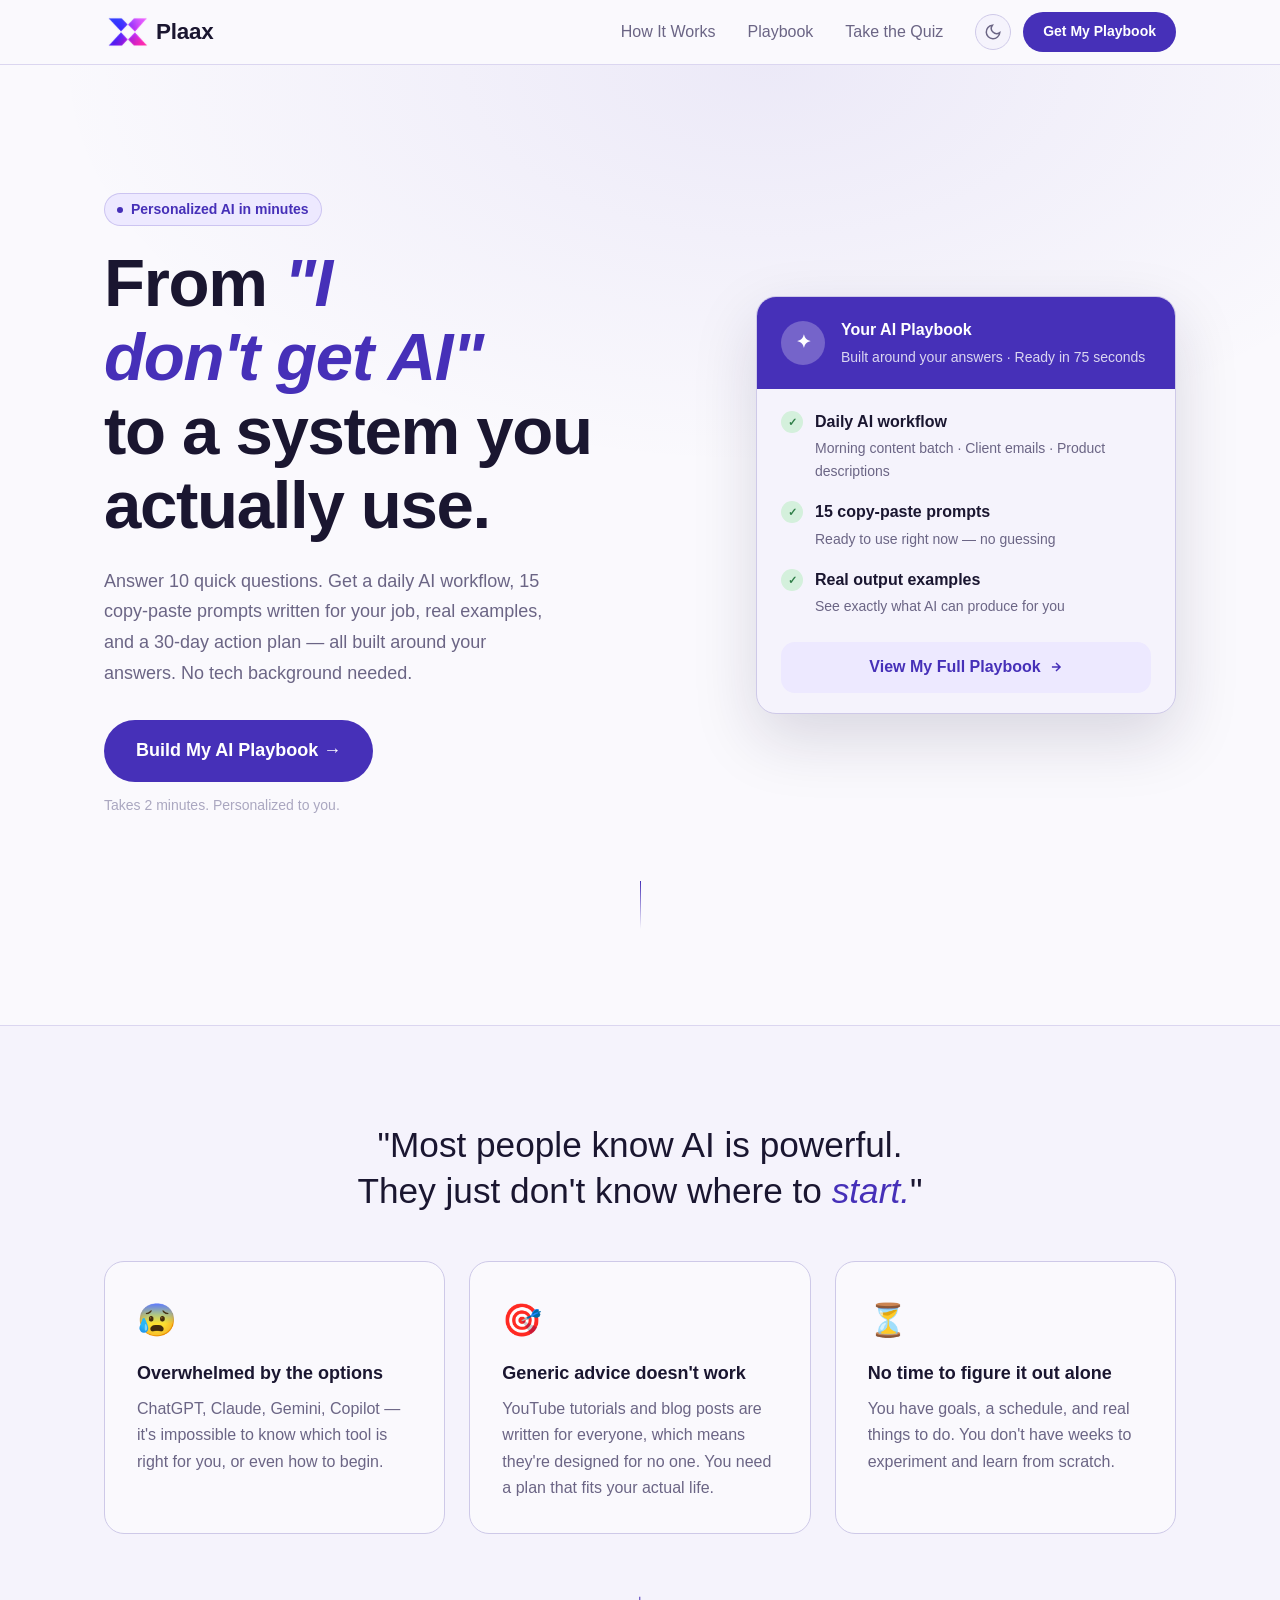
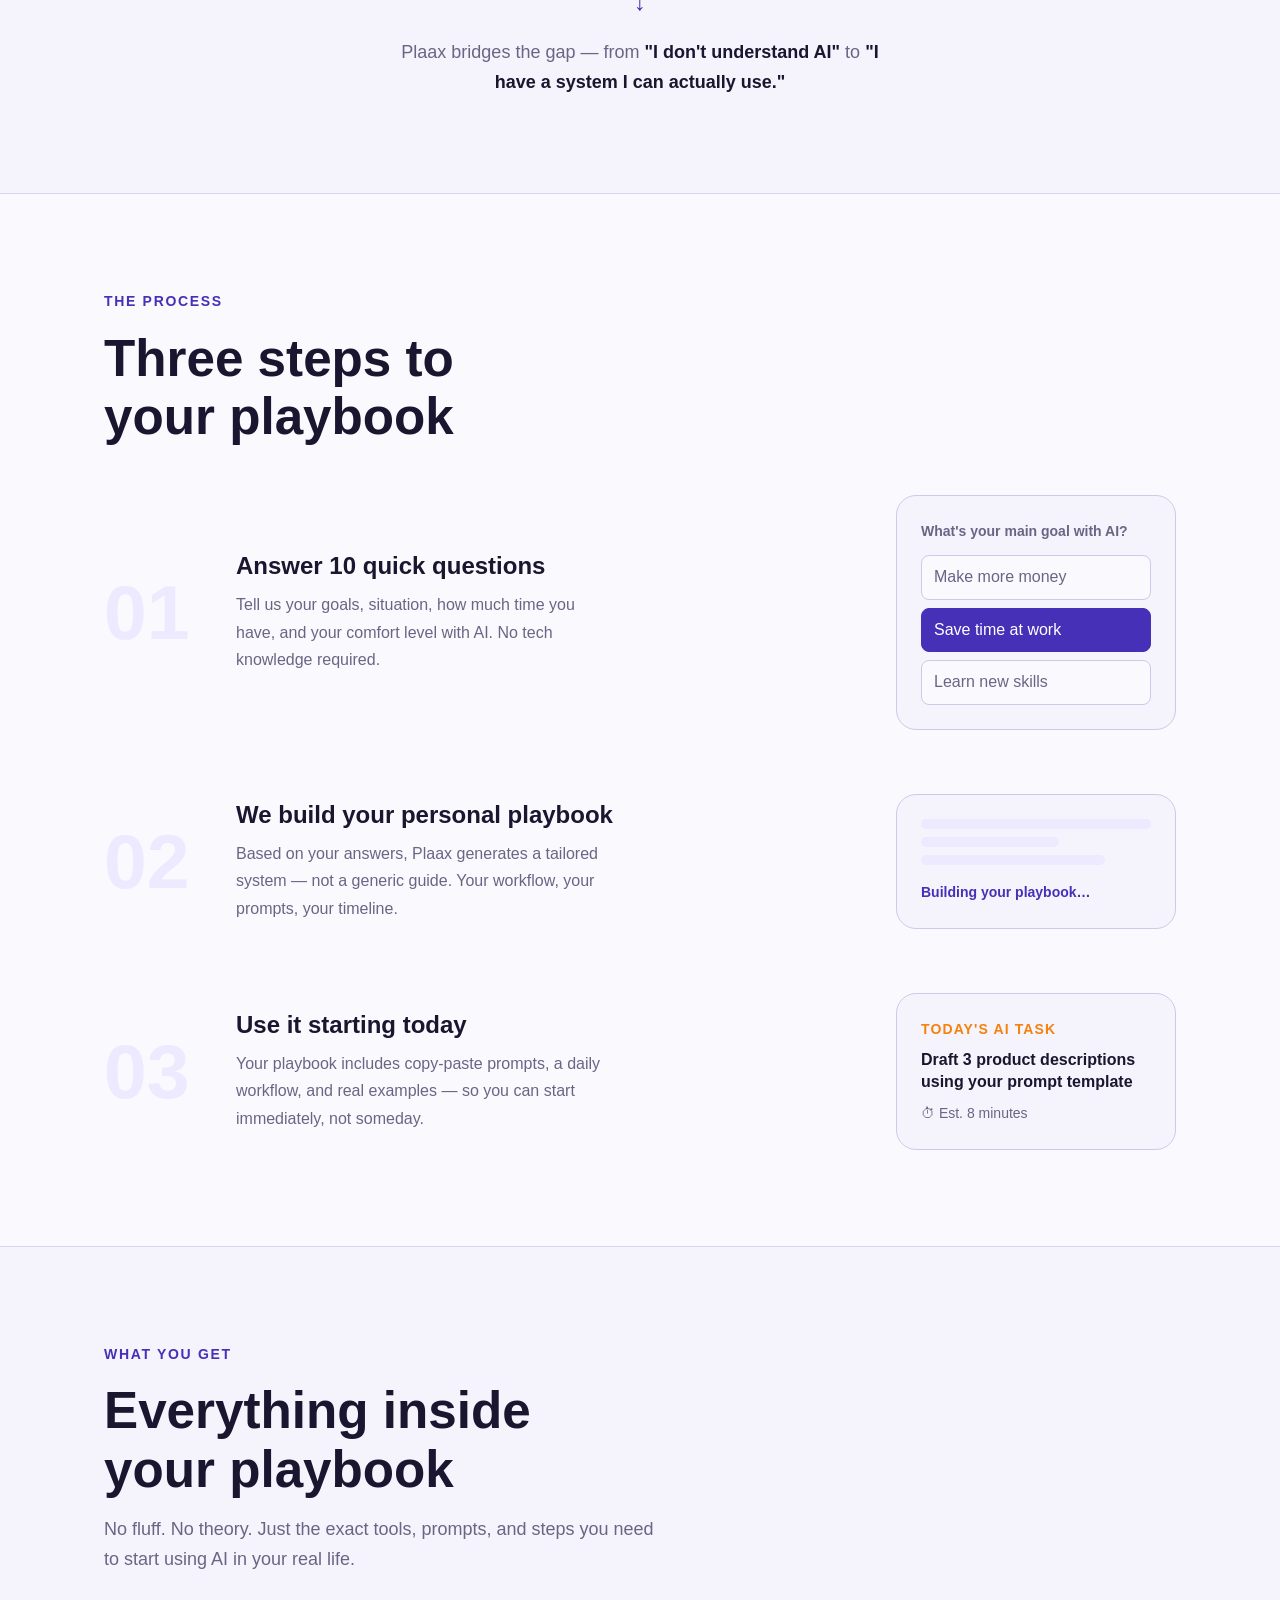
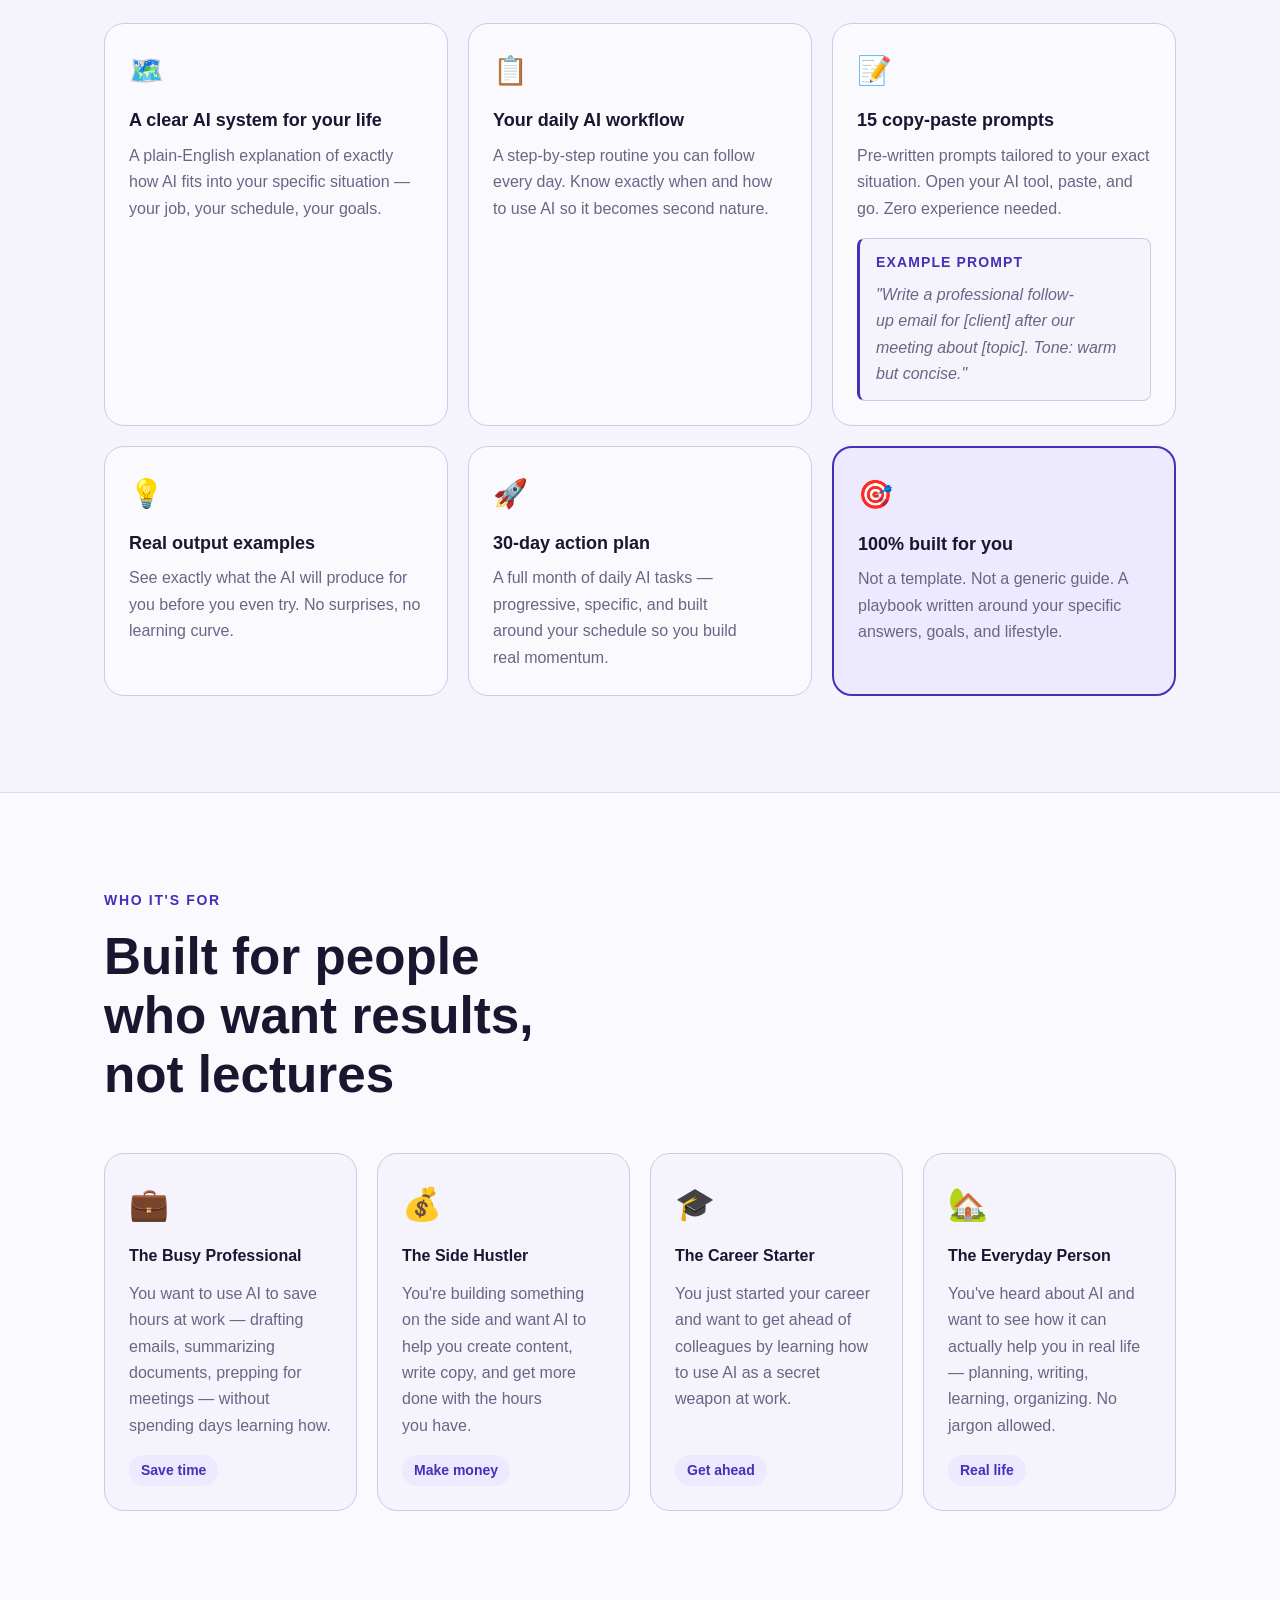
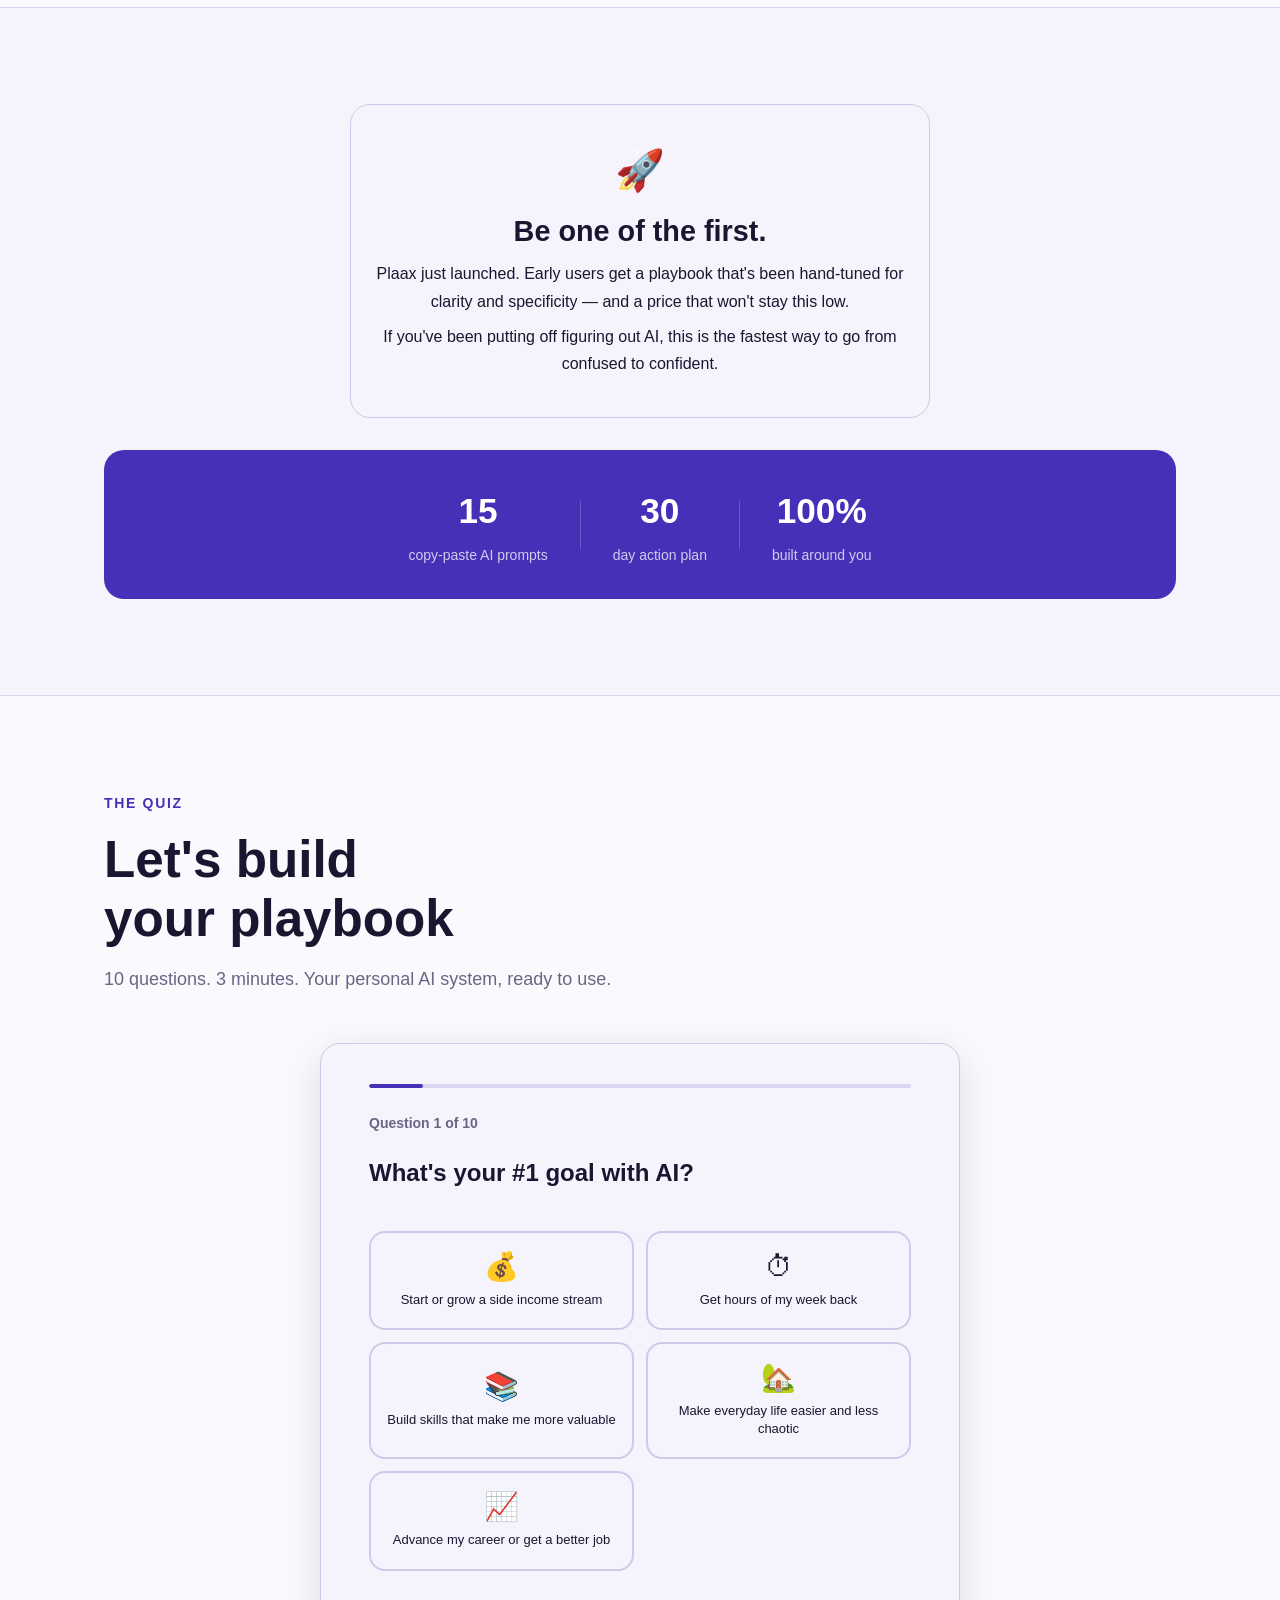
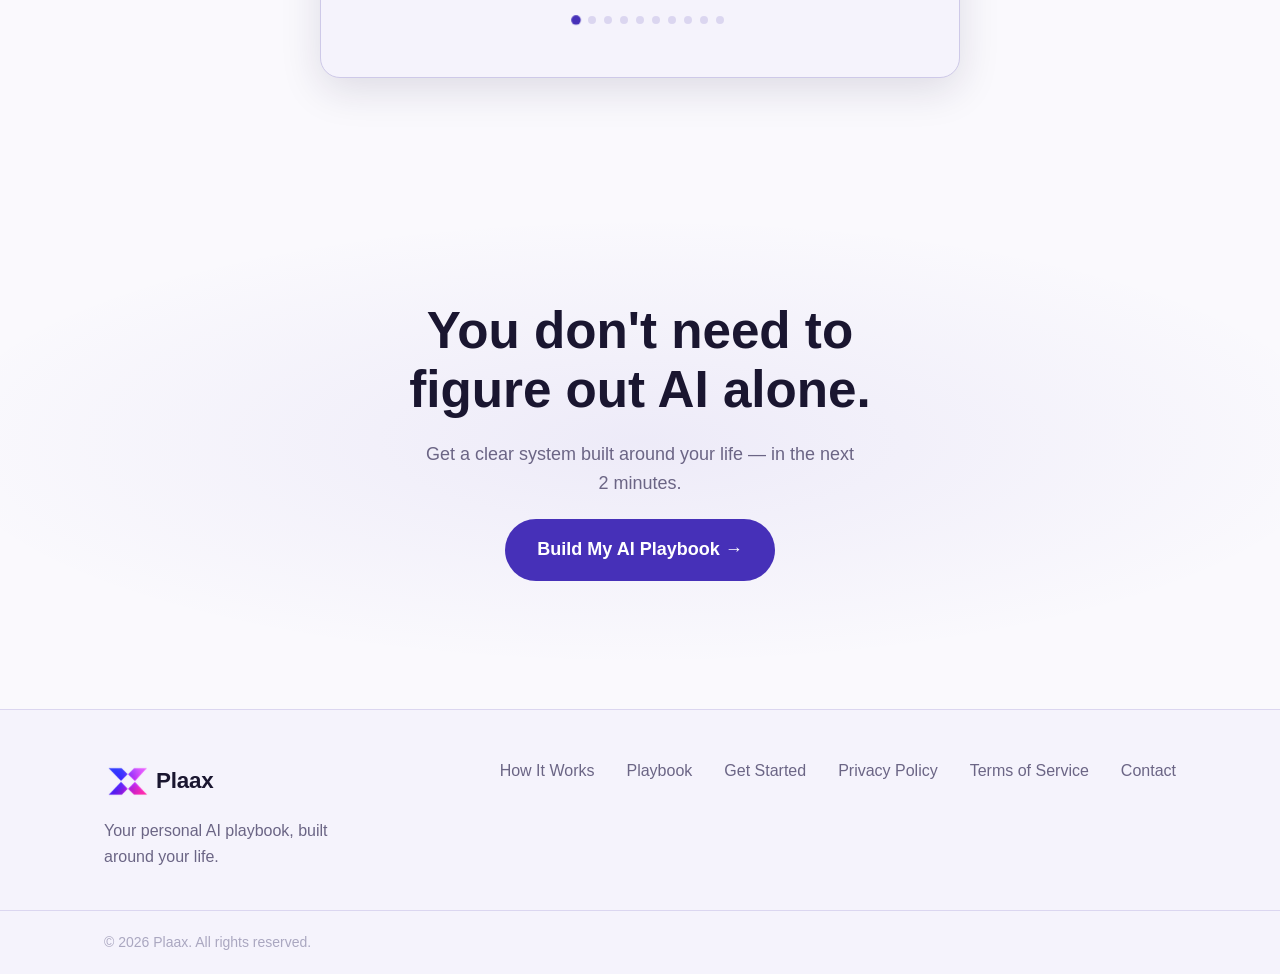
<file: index.html>
<!DOCTYPE html>
<html lang="en" data-theme="light">
<head>
  <meta charset="UTF-8" />
  <meta name="viewport" content="width=device-width, initial-scale=1.0" />
  <title>Plaax — Your Personal AI Playbook</title>
  <link rel="icon" type="image/png" href="plaax_icon_40.png" />
  <meta property="og:image" content="plaax_banner.png" />
  <meta name="description" content="Plaax creates a personalized AI playbook based on your goals, lifestyle, and experience level. Stop guessing — start using AI today." />
  <meta property="og:title" content="Plaax — Your Personal AI Playbook" />
  <meta property="og:description" content="A simple, step-by-step system to use AI in your real life. Built around you." />
  <meta property="og:type" content="website" />

  <!-- Fonts: Chillax (display) + General Sans (body) from Fontshare -->
  <link href="https://api.fontshare.com/v2/css?f[]=chillax@300,400,500,600,700&f[]=general-sans@300,400,500,600,700&display=swap" rel="stylesheet" />

  <link rel="stylesheet" href="style.css" />
</head>
<body>

  <!-- ======= NAV ======= -->
  <header class="nav" id="nav">
    <div class="nav-inner container">
      <a href="#" class="logo" aria-label="Plaax home">
        <img src="plaax_icon_tight.png" class="logo-mark" style="width:40px;height:auto;object-fit:contain;" alt="Plaax icon" />
        <span class="logo-text">Plaax</span>
      </a>
      <nav class="nav-links" aria-label="Main navigation">
        <a href="#how-it-works">How It Works</a>
        <a href="#playbook">Playbook</a>
        <a href="#quiz">Take the Quiz</a>
      </nav>
      <div class="nav-actions">
        <button class="theme-toggle" data-theme-toggle aria-label="Toggle dark mode">
          <svg width="18" height="18" viewBox="0 0 24 24" fill="none" stroke="currentColor" stroke-width="2"><path d="M21 12.79A9 9 0 1 1 11.21 3 7 7 0 0 0 21 12.79z"/></svg>
        </button>
        <a href="#quiz" class="btn btn-primary btn-sm">Get My Playbook</a>
      </div>
      <button class="nav-mobile-toggle" aria-label="Open menu" id="mobile-menu-btn">
        <svg width="22" height="22" viewBox="0 0 24 24" fill="none" stroke="currentColor" stroke-width="2"><line x1="3" y1="6" x2="21" y2="6"/><line x1="3" y1="12" x2="21" y2="12"/><line x1="3" y1="18" x2="21" y2="18"/></svg>
      </button>
    </div>
    <div class="nav-mobile-drawer" id="mobile-drawer">
      <a href="#how-it-works" class="mobile-link">How It Works</a>
      <a href="#playbook" class="mobile-link">Playbook</a>
      <a href="#quiz" class="mobile-link">Take the Quiz</a>
      <a href="#quiz" class="btn btn-primary" style="margin-top: var(--space-2);">Get My Playbook</a>
    </div>
  </header>

  <!-- ======= HERO ======= -->
  <section class="hero" id="hero">
    <div class="container hero-inner">
      <div class="hero-content">
        <div class="hero-badge reveal">
          <span class="badge-dot"></span>
          Personalized AI in minutes
        </div>
        <h1 class="hero-title reveal reveal-delay-1">
          From <em>"I don't get AI"</em><br/>to a system you<br/>actually use.
        </h1>
        <p class="hero-sub reveal reveal-delay-2">
          Answer 10 quick questions. Get a daily AI workflow, 15 copy-paste prompts written for your job, real examples, and a 30-day action plan — all built around your answers. No tech background needed.
        </p>
        <div class="hero-cta reveal reveal-delay-3">
          <a href="#quiz" class="btn btn-primary btn-lg">Build My AI Playbook →</a>
          <p class="hero-cta-note">Takes 2 minutes. Personalized to you.</p>
        </div>
      </div>
      <div class="hero-visual reveal reveal-delay-4">
        <div class="playbook-preview">
          <div class="playbook-header">
            <div class="playbook-avatar">✦</div>
            <div>
              <div class="playbook-name">Your AI Playbook</div>
              <div class="playbook-label">Built around your answers · Ready in 75 seconds</div>
            </div>
          </div>
          <div class="playbook-body">
            <div class="playbook-row">
              <span class="check-icon">✓</span>
              <div>
                <div class="playbook-row-title">Daily AI workflow</div>
                <div class="playbook-row-sub">Morning content batch · Client emails · Product descriptions</div>
              </div>
            </div>
            <div class="playbook-row">
              <span class="check-icon">✓</span>
              <div>
                <div class="playbook-row-title">15 copy-paste prompts</div>
                <div class="playbook-row-sub">Ready to use right now — no guessing</div>
              </div>
            </div>
            <div class="playbook-row">
              <span class="check-icon">✓</span>
              <div>
                <div class="playbook-row-title">Real output examples</div>
                <div class="playbook-row-sub">See exactly what AI can produce for you</div>
              </div>
            </div>
            <div class="playbook-action">
              <span>View My Full Playbook</span>
              <svg width="14" height="14" viewBox="0 0 24 24" fill="none" stroke="currentColor" stroke-width="2.5"><path d="M5 12h14M12 5l7 7-7 7"/></svg>
            </div>
          </div>
        </div>
      </div>
    </div>
    <div class="hero-scroll-hint" aria-hidden="true">
      <div class="scroll-line"></div>
    </div>
  </section>

  <!-- ======= PROBLEM / BRIDGE ======= -->
  <section class="problem" id="problem">
    <div class="container">
      <div class="problem-statement reveal">
        <p class="problem-quote">
          "Most people know AI is powerful.<br/>They just don't know where to <em>start.</em>"
        </p>
      </div>
      <div class="problem-grid">
        <div class="problem-card reveal">
          <div class="problem-icon">😰</div>
          <h3>Overwhelmed by the options</h3>
          <p>ChatGPT, Claude, Gemini, Copilot — it's impossible to know which tool is right for you, or even how to begin.</p>
        </div>
        <div class="problem-card reveal reveal-delay-1">
          <div class="problem-icon">🎯</div>
          <h3>Generic advice doesn't work</h3>
          <p>YouTube tutorials and blog posts are written for everyone, which means they're designed for no one. You need a plan that fits your actual life.</p>
        </div>
        <div class="problem-card reveal reveal-delay-2">
          <div class="problem-icon">⏳</div>
          <h3>No time to figure it out alone</h3>
          <p>You have goals, a schedule, and real things to do. You don't have weeks to experiment and learn from scratch.</p>
        </div>
      </div>
      <div class="bridge reveal">
        <div class="bridge-arrow">↓</div>
        <p class="bridge-text">Plaax bridges the gap — from <strong>"I don't understand AI"</strong> to <strong>"I have a system I can actually use."</strong></p>
      </div>
    </div>
  </section>

  <!-- ======= HOW IT WORKS ======= -->
  <section class="how-it-works" id="how-it-works">
    <div class="container">
      <div class="section-label reveal">The Process</div>
      <h2 class="section-title reveal">Three steps to your playbook</h2>
      <div class="steps-grid">
        <div class="step reveal">
          <div class="step-number">01</div>
          <div class="step-content">
            <h3>Answer 10 quick questions</h3>
            <p>Tell us your goals, situation, how much time you have, and your comfort level with AI. No tech knowledge required.</p>
          </div>
          <div class="step-visual step-visual-1">
            <div class="step-pill">What's your main goal with AI?</div>
            <div class="step-options">
              <div class="step-option">Make more money</div>
              <div class="step-option selected">Save time at work</div>
              <div class="step-option">Learn new skills</div>
            </div>
          </div>
        </div>
        <div class="step step-reverse reveal">
          <div class="step-number">02</div>
          <div class="step-content">
            <h3>We build your personal playbook</h3>
            <p>Based on your answers, Plaax generates a tailored system — not a generic guide. Your workflow, your prompts, your timeline.</p>
          </div>
          <div class="step-visual step-visual-2">
            <div class="generating-bar">
              <div class="gen-line"></div>
              <div class="gen-line gen-line-short"></div>
              <div class="gen-line gen-line-mid"></div>
            </div>
            <div class="gen-label">Building your playbook…</div>
          </div>
        </div>
        <div class="step reveal">
          <div class="step-number">03</div>
          <div class="step-content">
            <h3>Use it starting today</h3>
            <p>Your playbook includes copy-paste prompts, a daily workflow, and real examples — so you can start immediately, not someday.</p>
          </div>
          <div class="step-visual step-visual-3">
            <div class="today-card">
              <div class="today-label">Today's AI task</div>
              <div class="today-task">Draft 3 product descriptions using your prompt template</div>
              <div class="today-time">⏱ Est. 8 minutes</div>
            </div>
          </div>
        </div>
      </div>
    </div>
  </section>

  <!-- ======= PLAYBOOK CONTENTS ======= -->
  <section class="playbook-section" id="playbook">
    <div class="container">
      <div class="section-label reveal">What You Get</div>
      <h2 class="section-title reveal">Everything inside your playbook</h2>
      <p class="section-sub reveal">No fluff. No theory. Just the exact tools, prompts, and steps you need to start using AI in your real life.</p>
      <div class="features-grid">
        <div class="feature-card reveal">
          <div class="feature-icon">🗺️</div>
          <h3>A clear AI system for your life</h3>
          <p>A plain-English explanation of exactly how AI fits into your specific situation — your job, your schedule, your goals.</p>
        </div>
        <div class="feature-card reveal reveal-delay-1">
          <div class="feature-icon">📋</div>
          <h3>Your daily AI workflow</h3>
          <p>A step-by-step routine you can follow every day. Know exactly when and how to use AI so it becomes second nature.</p>
        </div>
        <div class="feature-card reveal reveal-delay-2">
          <div class="feature-icon">📝</div>
          <h3>15 copy-paste prompts</h3>
          <p>Pre-written prompts tailored to your exact situation. Open your AI tool, paste, and go. Zero experience needed.</p>
          <div class="feature-prompt">
            <span class="prompt-label">Example prompt</span>
            <p class="prompt-text">"Write a professional follow-up email for [client] after our meeting about [topic]. Tone: warm but concise."</p>
          </div>
        </div>
        <div class="feature-card reveal reveal-delay-1">
          <div class="feature-icon">💡</div>
          <h3>Real output examples</h3>
          <p>See exactly what the AI will produce for you before you even try. No surprises, no learning curve.</p>
        </div>
        <div class="feature-card reveal reveal-delay-2">
          <div class="feature-icon">🚀</div>
          <h3>30-day action plan</h3>
          <p>A full month of daily AI tasks — progressive, specific, and built around your schedule so you build real momentum.</p>
        </div>
        <div class="feature-card feature-card-highlight reveal reveal-delay-3">
          <div class="feature-icon">🎯</div>
          <h3>100% built for you</h3>
          <p>Not a template. Not a generic guide. A playbook written around your specific answers, goals, and lifestyle.</p>
        </div>
      </div>
    </div>
  </section>

  <!-- ======= WHO IT'S FOR ======= -->
  <section class="who" id="who">
    <div class="container">
      <div class="section-label reveal">Who It's For</div>
      <h2 class="section-title reveal">Built for people who want results, not lectures</h2>
      <div class="personas-grid">
        <div class="persona reveal">
          <div class="persona-emoji">💼</div>
          <h3>The Busy Professional</h3>
          <p>You want to use AI to save hours at work — drafting emails, summarizing documents, prepping for meetings — without spending days learning how.</p>
          <div class="persona-tag">Save time</div>
        </div>
        <div class="persona reveal reveal-delay-1">
          <div class="persona-emoji">💰</div>
          <h3>The Side Hustler</h3>
          <p>You're building something on the side and want AI to help you create content, write copy, and get more done with the hours you have.</p>
          <div class="persona-tag">Make money</div>
        </div>
        <div class="persona reveal reveal-delay-2">
          <div class="persona-emoji">🎓</div>
          <h3>The Career Starter</h3>
          <p>You just started your career and want to get ahead of colleagues by learning how to use AI as a secret weapon at work.</p>
          <div class="persona-tag">Get ahead</div>
        </div>
        <div class="persona reveal reveal-delay-3">
          <div class="persona-emoji">🏡</div>
          <h3>The Everyday Person</h3>
          <p>You've heard about AI and want to see how it can actually help you in real life — planning, writing, learning, organizing. No jargon allowed.</p>
          <div class="persona-tag">Real life</div>
        </div>
      </div>
    </div>
  </section>

  <!-- ======= TESTIMONIALS ======= -->
  <section class="testimonials" id="testimonials">
    <div class="container">
      <div class="testimonials-inner testimonials-launch">
        <div class="launch-social-proof reveal">
          <div class="lsp-icon">🚀</div>
          <h2 class="lsp-heading">Be one of the first.</h2>
          <p class="lsp-sub">Plaax just launched. Early users get a playbook that's been hand-tuned for clarity and specificity — and a price that won't stay this low.</p>
          <p class="lsp-sub">If you've been putting off figuring out AI, this is the fastest way to go from confused to confident.</p>
        </div>
      </div>
      <div class="trust-bar reveal">
        <div class="trust-stat">
          <span class="trust-number">15</span>
          <span class="trust-label">copy-paste AI prompts</span>
        </div>
        <div class="trust-divider"></div>
        <div class="trust-stat">
          <span class="trust-number">30</span>
          <span class="trust-label">day action plan</span>
        </div>
        <div class="trust-divider"></div>
        <div class="trust-stat">
          <span class="trust-number">100%</span>
          <span class="trust-label">built around you</span>
        </div>
      </div>
    </div>
  </section>

  <!-- ======= QUIZ ======= -->
  <section class="quiz-section" id="quiz">
    <div class="container">
      <div class="section-label reveal">The Quiz</div>
      <h2 class="section-title reveal">Let's build your playbook</h2>
      <p class="section-sub reveal">10 questions. 3 minutes. Your personal AI system, ready to use.</p>

      <div class="quiz-card reveal">
        <!-- Progress bar -->
        <div class="quiz-progress">
          <div class="quiz-progress-bar" id="quiz-progress-bar"></div>
        </div>
        <div class="quiz-step-label" id="quiz-step-label">Question 1 of 10</div>

        <!-- Quiz steps -->
        <div class="quiz-steps" id="quiz-steps">

          <!-- Step 1 -->
          <div class="quiz-step active" data-step="1">
            <h3 class="quiz-q">What's your #1 goal with AI?</h3>
            <div class="quiz-options card-grid" data-name="goal">
              <button class="quiz-option-card" data-value="make-money">
                <span class="card-icon">💰</span>
                <span class="card-label">Start or grow a side income stream</span>
              </button>
              <button class="quiz-option-card" data-value="save-time">
                <span class="card-icon">⏱</span>
                <span class="card-label">Get hours of my week back</span>
              </button>
              <button class="quiz-option-card" data-value="learn-skills">
                <span class="card-icon">📚</span>
                <span class="card-label">Build skills that make me more valuable</span>
              </button>
              <button class="quiz-option-card" data-value="daily-life">
                <span class="card-icon">🏡</span>
                <span class="card-label">Make everyday life easier and less chaotic</span>
              </button>
              <button class="quiz-option-card" data-value="career-growth">
                <span class="card-icon">📈</span>
                <span class="card-label">Advance my career or get a better job</span>
              </button>
            </div>
          </div>

          <!-- Step 2 -->
          <div class="quiz-step" data-step="2">
            <h3 class="quiz-q">What best describes your current situation?</h3>
            <div class="quiz-options card-grid" data-name="role">
              <button class="quiz-option-card" data-value="employee">
                <span class="card-icon">💼</span>
                <span class="card-label">Full-time employee at a company</span>
              </button>
              <button class="quiz-option-card" data-value="freelancer">
                <span class="card-icon">🧑‍💻</span>
                <span class="card-label">Freelancer, consultant, or contractor</span>
              </button>
              <button class="quiz-option-card" data-value="business-owner">
                <span class="card-icon">🏢</span>
                <span class="card-label">Business owner or entrepreneur</span>
              </button>
              <button class="quiz-option-card" data-value="student">
                <span class="card-icon">🎓</span>
                <span class="card-label">Student or recent graduate</span>
              </button>
              <button class="quiz-option-card" data-value="parent-homemaker">
                <span class="card-icon">🏡</span>
                <span class="card-label">Stay-at-home parent or caregiver</span>
              </button>
              <button class="quiz-option-card" data-value="job-seeker">
                <span class="card-icon">🔎</span>
                <span class="card-label">Job seeker or career changer</span>
              </button>
            </div>
          </div>

          <!-- Step 3 -->
          <div class="quiz-step" data-step="3">
            <h3 class="quiz-q">What's your biggest struggle right now?</h3>
            <div class="quiz-options card-grid" data-name="pain">
              <button class="quiz-option-card" data-value="overwhelmed">
                <span class="card-icon">😰</span>
                <span class="card-label">Too many options — I don't know where to start</span>
              </button>
              <button class="quiz-option-card" data-value="no-time">
                <span class="card-icon">⏳</span>
                <span class="card-label">I'm always busy but never feel productive</span>
              </button>
              <button class="quiz-option-card" data-value="stuck">
                <span class="card-icon">🧱</span>
                <span class="card-label">I know what I want but can't seem to move forward</span>
              </button>
              <button class="quiz-option-card" data-value="results">
                <span class="card-icon">📊</span>
                <span class="card-label">I try things but nothing seems to actually work</span>
              </button>
              <button class="quiz-option-card" data-value="consistency">
                <span class="card-icon">🔄</span>
                <span class="card-label">I start strong but struggle to stay consistent</span>
              </button>
            </div>
          </div>

          <!-- Step 4 -->
          <div class="quiz-step" data-step="4">
            <h3 class="quiz-q">Where does most of your time go that you wish it didn't?</h3>
            <div class="quiz-options card-grid" data-name="time-drain">
              <button class="quiz-option-card" data-value="emails-messages">
                <span class="card-icon">📧</span>
                <span class="card-label">Emails, messages, and back-and-forth communication</span>
              </button>
              <button class="quiz-option-card" data-value="research-planning">
                <span class="card-icon">🔍</span>
                <span class="card-label">Looking things up, researching, and making decisions</span>
              </button>
              <button class="quiz-option-card" data-value="content-writing">
                <span class="card-icon">✍️</span>
                <span class="card-label">Writing — posts, reports, scripts, or documents</span>
              </button>
              <button class="quiz-option-card" data-value="admin-tasks">
                <span class="card-icon">📋</span>
                <span class="card-label">Scheduling, organizing, and repetitive busywork</span>
              </button>
              <button class="quiz-option-card" data-value="client-work">
                <span class="card-icon">👥</span>
                <span class="card-label">Client or customer requests and follow-ups</span>
              </button>
            </div>
          </div>

          <!-- Step 5 -->
          <div class="quiz-step" data-step="5">
            <h3 class="quiz-q">How would you describe your AI experience?</h3>
            <div class="quiz-options card-grid" data-name="experience">
              <button class="quiz-option-card" data-value="none">
                <span class="card-icon">🌱</span>
                <span class="card-label">Zero — I've never really used it</span>
              </button>
              <button class="quiz-option-card" data-value="little">
                <span class="card-icon">🔰</span>
                <span class="card-label">Minimal — I've played around with ChatGPT once or twice</span>
              </button>
              <button class="quiz-option-card" data-value="some">
                <span class="card-icon">🔁</span>
                <span class="card-label">Casual — I use it here and there but not consistently</span>
              </button>
              <button class="quiz-option-card" data-value="regular">
                <span class="card-icon">⚡</span>
                <span class="card-label">Regular — it's already part of my routine</span>
              </button>
              <button class="quiz-option-card" data-value="advanced">
                <span class="card-icon">🧠</span>
                <span class="card-label">Advanced — I use multiple tools and write my own prompts</span>
              </button>
            </div>
          </div>

          <!-- Step 6 -->
          <div class="quiz-step" data-step="6">
            <h3 class="quiz-q">What have you actually tried with AI so far?</h3>
            <div class="quiz-options card-grid" data-name="tried">
              <button class="quiz-option-card" data-value="nothing">
                <span class="card-icon">🚫</span>
                <span class="card-label">Absolutely nothing — starting from zero</span>
              </button>
              <button class="quiz-option-card" data-value="basic-questions">
                <span class="card-icon">💬</span>
                <span class="card-label">Chatted with it or asked simple questions</span>
              </button>
              <button class="quiz-option-card" data-value="work-tasks">
                <span class="card-icon">🛠</span>
                <span class="card-label">Used it to help with a real work task</span>
              </button>
              <button class="quiz-option-card" data-value="multiple-tools">
                <span class="card-icon">🔧</span>
                <span class="card-label">Explored several tools like ChatGPT, Midjourney, etc.</span>
              </button>
              <button class="quiz-option-card" data-value="built-workflow">
                <span class="card-icon">⚙️</span>
                <span class="card-label">Built part of my workflow around AI already</span>
              </button>
            </div>
          </div>

          <!-- Step 7 -->
          <div class="quiz-step" data-step="7">
            <h3 class="quiz-q">What do you most want AI to help you with day-to-day?</h3>
            <div class="quiz-options card-grid" data-name="usecase">
              <button class="quiz-option-card" data-value="emails-comms">
                <span class="card-icon">📧</span>
                <span class="card-label">Emails and communication — drafting, replying, summarizing</span>
              </button>
              <button class="quiz-option-card" data-value="content-creation">
                <span class="card-icon">✍️</span>
                <span class="card-label">Content creation — social posts, captions, scripts, blogs</span>
              </button>
              <button class="quiz-option-card" data-value="research-decisions">
                <span class="card-icon">🔍</span>
                <span class="card-label">Research and decisions — finding info, comparing options, planning</span>
              </button>
              <button class="quiz-option-card" data-value="business-ops">
                <span class="card-icon">🏢</span>
                <span class="card-label">Business tasks — reports, proposals, strategy, client work</span>
              </button>
              <button class="quiz-option-card" data-value="personal-life">
                <span class="card-icon">🌿</span>
                <span class="card-label">Personal life — habits, learning, health, finances, planning</span>
              </button>
              <button class="quiz-option-card" data-value="income">
                <span class="card-icon">💸</span>
                <span class="card-label">Making money — freelancing, selling, or building a side hustle</span>
              </button>
            </div>
          </div>

          <!-- Step 8 -->
          <div class="quiz-step" data-step="8">
            <h3 class="quiz-q">How much time can you realistically give AI each day?</h3>
            <div class="quiz-options card-grid" data-name="time">
              <button class="quiz-option-card" data-value="5-10">
                <span class="card-icon">⚡</span>
                <span class="card-label">Under 10 minutes — I need fast wins only</span>
              </button>
              <button class="quiz-option-card" data-value="15-30">
                <span class="card-icon">🕐</span>
                <span class="card-label">15–30 minutes — I can build a real habit</span>
              </button>
              <button class="quiz-option-card" data-value="30-60">
                <span class="card-icon">🕑</span>
                <span class="card-label">30–60 minutes — I want meaningful progress</span>
              </button>
              <button class="quiz-option-card" data-value="60+">
                <span class="card-icon">🔥</span>
                <span class="card-label">An hour or more — I'm going all in</span>
              </button>
              <button class="quiz-option-card" data-value="varies">
                <span class="card-icon">🎲</span>
                <span class="card-label">It varies — some days a lot, some days nothing</span>
              </button>
            </div>
          </div>

          <!-- Step 9 -->
          <div class="quiz-step" data-step="9">
            <h3 class="quiz-q">In 90 days, what would make you say "AI changed my life"?</h3>
            <div class="quiz-options card-grid" data-name="success">
              <button class="quiz-option-card" data-value="save-10hrs">
                <span class="card-icon">⏱</span>
                <span class="card-label">Getting back 10+ hours a month I was wasting</span>
              </button>
              <button class="quiz-option-card" data-value="earn-more">
                <span class="card-icon">💵</span>
                <span class="card-label">Making real extra money I wasn't making before</span>
              </button>
              <button class="quiz-option-card" data-value="feel-confident">
                <span class="card-icon">💪</span>
                <span class="card-label">Feeling smarter and more capable than my peers</span>
              </button>
              <button class="quiz-option-card" data-value="less-stress">
                <span class="card-icon">😌</span>
                <span class="card-label">Actually feeling calm, focused, and in control</span>
              </button>
              <button class="quiz-option-card" data-value="career-win">
                <span class="card-icon">🚀</span>
                <span class="card-label">Landing a promotion, client, or opportunity I couldn't before</span>
              </button>
            </div>
          </div>

          <!-- Step 10 -->
          <div class="quiz-step" data-step="10">
            <h3 class="quiz-q">How do you learn best?</h3>
            <div class="quiz-options card-grid" data-name="learning-style">
              <button class="quiz-option-card" data-value="step-by-step">
                <span class="card-icon">📝</span>
                <span class="card-label">Give me exact steps I can follow without thinking</span>
              </button>
              <button class="quiz-option-card" data-value="examples">
                <span class="card-icon">💡</span>
                <span class="card-label">Show me real examples I can copy and tweak</span>
              </button>
              <button class="quiz-option-card" data-value="just-start">
                <span class="card-icon">🚀</span>
                <span class="card-label">Point me at the tool and let me experiment</span>
              </button>
              <button class="quiz-option-card" data-value="big-picture">
                <span class="card-icon">🗺️</span>
                <span class="card-label">Help me understand the big picture before the details</span>
              </button>
              <button class="quiz-option-card" data-value="accountability">
                <span class="card-icon">✅</span>
                <span class="card-label">Give me a checklist or plan I can hold myself to</span>
              </button>
            </div>
          </div>

          <!-- Step: Email Capture -->
          <div class="quiz-step" data-step="email">
            <div class="email-step-icon">📬</div>
            <h3 class="quiz-q">Almost there — let's save your spot</h3>
            <p class="email-step-sub">Enter your details and we'll generate your personalized AI playbook based on your answers — then unlock it for a one-time payment of $37.</p>
            <form id="quiz-email-form" class="email-form" novalidate>
              <div class="email-input-wrap" style="margin-bottom:12px;">
                <input type="text" id="quiz-name" name="name" placeholder="Your first name" autocomplete="given-name" class="email-input" />
              </div>
              <div class="email-input-wrap">
                <input
                  type="email"
                  id="quiz-email-input"
                  class="email-input"
                  placeholder="your@email.com"
                  required
                  autocomplete="email"
                  data-testid="input-email"
                />
              </div>
              <button type="submit" class="btn btn-primary btn-lg email-submit-btn" data-testid="button-submit-email">
                Build My Playbook →
              </button>
            </form>
            <p class="email-step-note">🔒 No spam. Unsubscribe anytime. One-time $37 payment after your playbook is generated.</p>
          </div>

          <!-- Step: Generating -->
          <div class="quiz-step" data-step="generating">
            <div class="generating-state">
              <div class="gen-orb">
                <div class="gen-orb-inner"></div>
                <div class="gen-orb-ring"></div>
                <div class="gen-orb-ring gen-orb-ring-2"></div>
              </div>
              <h3 class="gen-title" id="gen-cycling-title">Analyzing your answers…</h3>
              <p class="gen-sub">Your personalized AI playbook is being crafted. This usually takes about 60–90 seconds.</p>
              <div class="gen-progress-track">
                <div class="gen-progress-fill" id="gen-progress-fill"></div>
              </div>
              <div class="gen-steps-list" id="gen-steps-list">
                <div class="gen-step-row pending" id="gsr-1"><span class="gsr-dot"></span> Analyzing your goals and situation</div>
                <div class="gen-step-row pending" id="gsr-2"><span class="gsr-dot"></span> Building your daily AI workflow</div>
                <div class="gen-step-row pending" id="gsr-3"><span class="gsr-dot"></span> Writing your 15 copy-paste prompts</div>
                <div class="gen-step-row pending" id="gsr-4"><span class="gsr-dot"></span> Crafting your 30-day action plan</div>
                <div class="gen-step-row pending" id="gsr-5"><span class="gsr-dot"></span> Finalizing your playbook</div>
              </div>
            </div>
          </div>

          <!-- Step: Checkout -->
          <div class="quiz-step" data-step="checkout">
            <div class="checkout-state">
              <div class="checkout-ready-badge">✦ Your playbook is ready</div>
              <h3 class="checkout-title">Here's a preview of what's inside</h3>
              <div class="checkout-preview-blur">
                <div class="cpb-section">
                  <div class="cpb-section-title">📋 Your Daily AI Workflow</div>
                  <div class="cpb-line long"></div>
                  <div class="cpb-line medium"></div>
                  <div class="cpb-line short"></div>
                </div>
                <div class="cpb-section">
                  <div class="cpb-section-title">⚡ Prompt #1: Write a professional reply to a difficult client email, keeping it firm but polite</div>
                  <div class="cpb-line long"></div>
                  <div class="cpb-line medium"></div>
                </div>
                <div class="cpb-section">
                  <div class="cpb-section-title">📅 Week 1 Action Plan</div>
                  <div class="cpb-line medium"></div>
                  <div class="cpb-line long"></div>
                  <div class="cpb-line short"></div>
                </div>
                <div class="cpb-lock-overlay">
                  <div class="cpb-lock-icon">🔒</div>
                  <div class="cpb-lock-text">Unlock your full playbook below</div>
                </div>
              </div>
              <div class="checkout-what-mini">
                <span>✓ 15 prompts</span>
                <span>✓ 30-day plan</span>
                <span>✓ Daily workflow</span>
                <span>✓ Tools guide</span>
              </div>
              <a href="#" id="checkout-btn" class="btn btn-primary btn-lg checkout-cta" data-testid="button-checkout">
                Unlock My Playbook — $37 →
              </a>
              <p class="checkout-note">One-time payment · Instant access · No subscription</p>

              <p class="checkout-note" style="margin-top:8px;">💬 Not what you expected? Email us within 7 days for a full refund.</p>
            </div>
          </div>

          <!-- Step: Error -->
          <div class="quiz-step" data-step="error">
            <div class="error-state">
              <div class="error-icon">⚠️</div>
              <h3 class="error-title">Something went wrong</h3>
              <p class="error-msg" id="quiz-error-msg">We couldn't generate your playbook. Please try again.</p>
              <button class="btn btn-primary" onclick="location.reload()">Try Again</button>
            </div>
          </div>
        </div>

        <!-- Navigation -->
        <div class="quiz-nav" id="quiz-nav">
          <button class="quiz-btn-back" id="quiz-back" style="visibility:hidden">← Back</button>
          <div class="quiz-dots" id="quiz-dots">
            <span class="quiz-dot active"></span>
            <span class="quiz-dot"></span>
            <span class="quiz-dot"></span>
            <span class="quiz-dot"></span>
            <span class="quiz-dot"></span>
            <span class="quiz-dot"></span>
            <span class="quiz-dot"></span>
            <span class="quiz-dot"></span>
            <span class="quiz-dot"></span>
            <span class="quiz-dot"></span>
          </div>
          <div style="width:64px"></div>
        </div>
      </div>
    </div>
  </section>

  <!-- ======= FINAL CTA ======= -->
  <section class="final-cta">
    <div class="container">
      <div class="final-cta-inner reveal">
        <h2>You don't need to figure out AI alone.</h2>
        <p>Get a clear system built around your life — in the next 2 minutes.</p>
        <a href="#quiz" class="btn btn-primary btn-lg">Build My AI Playbook →</a>
      </div>
    </div>
  </section>

  <!-- ======= FOOTER ======= -->
  <footer class="footer">
    <div class="container footer-inner">
      <div class="footer-brand">
        <a href="#" class="logo" aria-label="Plaax home">
          <img src="plaax_icon_tight.png" class="logo-mark" style="width:28px;height:auto;object-fit:contain;" alt="Plaax icon" />
          <span class="logo-text">Plaax</span>
        </a>
        <p class="footer-tagline">Your personal AI playbook, built around your life.</p>
      </div>
      <nav class="footer-links" aria-label="Footer navigation">
        <a href="#how-it-works">How It Works</a>
        <a href="#playbook">Playbook</a>
        <a href="#quiz">Get Started</a>
        <a href="/privacy.html">Privacy Policy</a>
        <a href="/terms.html">Terms of Service</a>
        <a href="mailto:plaaxaiplaybook@gmail.com">Contact</a>
      </nav>
    </div>
    <div class="footer-bottom">
      <div class="container">
        <p>© 2026 Plaax. All rights reserved.</p>
      </div>
    </div>
  </footer>

  <script src="script.js?v=14"></script>
  <script>
    // Show "Return to my playbook" banner if they've already paid
    // Validates the session is still alive before showing
    (function() {
      const sid = localStorage.getItem('plaax_session_id');
      if (!sid) return;
      // Silently verify the session still exists in the DB
      fetch('/api/playbook?session_id=' + encodeURIComponent(sid), { method: 'GET' })
        .then(res => {
          if (res.status === 404) {
            // Session is gone (DB reset) — clear stale localStorage
            localStorage.removeItem('plaax_session_id');
            localStorage.removeItem('plaax_days');
            return;
          }
          // Session exists (paid or 402) — show the banner
          const banner = document.createElement('div');
          banner.style.cssText = 'position:fixed;bottom:24px;left:50%;transform:translateX(-50%);z-index:9999;background:var(--color-primary);color:white;padding:12px 24px;border-radius:100px;font-size:14px;font-weight:600;box-shadow:0 4px 20px rgba(0,0,0,0.2);display:flex;align-items:center;gap:12px;white-space:nowrap;';
          banner.innerHTML = '📖 You have a playbook — <a href="/playbook.html?session_id=' + sid + '" style="color:white;text-decoration:underline;margin-left:4px;">View it here</a>';
          document.body.appendChild(banner);
        })
        .catch(() => { /* network error — show banner anyway, let playbook page handle it */ 
          const banner = document.createElement('div');
          banner.style.cssText = 'position:fixed;bottom:24px;left:50%;transform:translateX(-50%);z-index:9999;background:var(--color-primary);color:white;padding:12px 24px;border-radius:100px;font-size:14px;font-weight:600;box-shadow:0 4px 20px rgba(0,0,0,0.2);display:flex;align-items:center;gap:12px;white-space:nowrap;';
          banner.innerHTML = '📖 You have a playbook — <a href="/playbook.html?session_id=' + sid + '" style="color:white;text-decoration:underline;margin-left:4px;">View it here</a>';
          document.body.appendChild(banner);
        });
    })();
  </script>
</body>
</html>
</file>
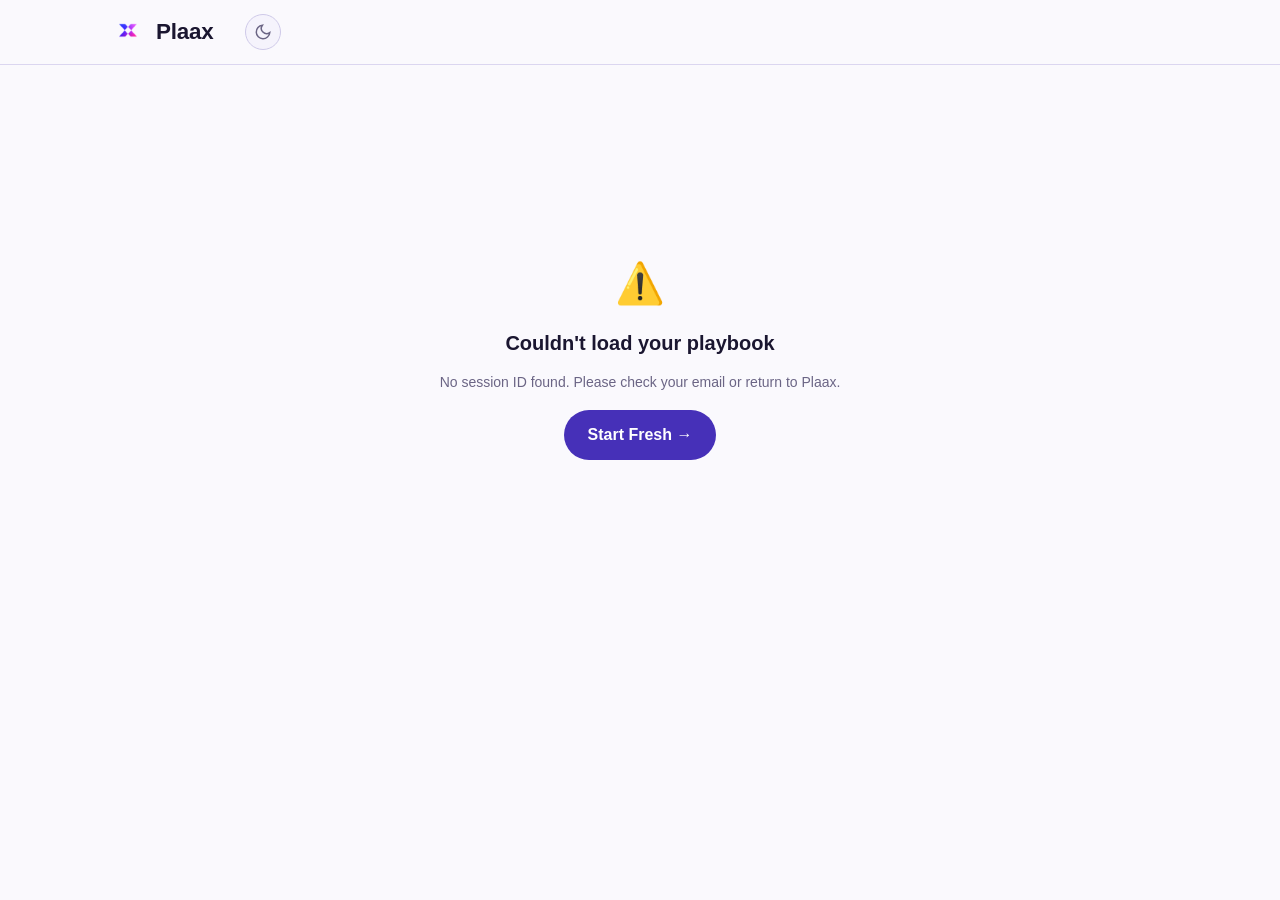
<file: playbook.html>
<!DOCTYPE html>
<html lang="en" data-theme="light">
<head>
  <meta charset="UTF-8" />
  <meta name="viewport" content="width=device-width, initial-scale=1.0" />
  <title>Your AI Playbook — Plaax</title>
  <link rel="icon" type="image/png" href="plaax_icon_40.png" />
  <meta name="robots" content="noindex" />
  <link href="https://api.fontshare.com/v2/css?f[]=chillax@300,400,500,600,700&f[]=general-sans@300,400,500,600,700&display=swap" rel="stylesheet" />
  <link rel="stylesheet" href="style.css" />
  <style>
    /* ── Layout ── */
    body { background: var(--color-bg); }

    .pb-wrap {
      display: grid;
      grid-template-columns: 260px 1fr;
      min-height: 100dvh;
      padding-top: 64px; /* nav height */
    }

    /* ── Sidebar ── */
    .pb-sidebar {
      position: sticky;
      top: 64px;
      height: calc(100dvh - 64px);
      overflow-y: auto;
      border-right: 1px solid var(--color-border);
      padding: 28px 16px;
      background: var(--color-surface);
      display: flex;
      flex-direction: column;
      gap: 4px;
    }

    .pb-sidebar-label {
      font-size: 11px;
      font-weight: 700;
      letter-spacing: 0.1em;
      text-transform: uppercase;
      color: var(--color-text-muted);
      margin-bottom: 8px;
      margin-top: 16px;
      padding-left: 12px;
    }
    .pb-sidebar-label:first-child { margin-top: 0; }

    .pb-nav-link {
      display: flex;
      align-items: center;
      gap: 10px;
      padding: 9px 12px;
      border-radius: 10px;
      font-size: 12.5px;
      font-weight: 500;
      color: var(--color-text-muted);
      text-decoration: none;
      cursor: pointer;
      transition: background 0.15s, color 0.15s;
      border: none;
      background: none;
      width: 100%;
      text-align: left;
      line-height: 1.3;
    }
    .pb-nav-link:hover {
      background: color-mix(in srgb, var(--color-primary) 8%, var(--color-surface));
      color: var(--color-primary);
    }
    .pb-nav-link.active {
      background: color-mix(in srgb, var(--color-primary) 12%, var(--color-surface));
      color: var(--color-primary);
      font-weight: 600;
      box-shadow: inset 3px 0 0 var(--color-primary);
    }
    .pb-nav-link .nav-icon { font-size: 15px; flex-shrink: 0; }

    /* ── Main content ── */
    .pb-main {
      padding: 52px clamp(24px, 5vw, 72px) 100px;
      max-width: 840px;
    }

    /* ── Hero banner ── */
    .pb-hero {
      background: linear-gradient(135deg, #4f46e5 0%, #7c3aed 50%, #6d28d9 100%);
      border-radius: 24px;
      padding: clamp(36px, 5vw, 56px);
      color: white;
      margin-bottom: 48px;
      position: relative;
      overflow: hidden;
      box-shadow: 0 24px 60px rgba(79,70,229,0.35), 0 8px 20px rgba(0,0,0,0.15);
    }
    .pb-hero::before {
      content: '';
      position: absolute;
      top: -30%; right: -8%;
      width: 420px; height: 420px;
      border-radius: 50%;
      background: radial-gradient(circle, rgba(255,255,255,0.12) 0%, transparent 70%);
      pointer-events: none;
    }
    .pb-hero::after {
      content: '';
      position: absolute;
      bottom: -60%; left: 20%;
      width: 300px; height: 300px;
      border-radius: 50%;
      background: radial-gradient(circle, rgba(255,255,255,0.06) 0%, transparent 70%);
      pointer-events: none;
    }
    .pb-hero-chip {
      display: inline-flex;
      align-items: center;
      gap: 6px;
      background: rgba(255,255,255,0.18);
      border: 1px solid rgba(255,255,255,0.3);
      border-radius: 100px;
      padding: 5px 14px;
      font-size: 11px;
      font-weight: 700;
      margin-bottom: 20px;
      letter-spacing: 0.06em;
      text-transform: uppercase;
      backdrop-filter: blur(8px);
    }
    .pb-hero-title {
      font-size: clamp(26px, 3.5vw, 40px);
      font-weight: 700;
      color: white;
      margin-bottom: 10px;
      line-height: 1.15;
      font-family: var(--font-display);
    }
    .pb-hero-sub {
      font-size: 15px;
      opacity: 0.75;
      line-height: 1.6;
      max-width: 480px;
    }
    .pb-hero-stats {
      display: flex;
      gap: 0;
      margin-top: 32px;
      flex-wrap: wrap;
      background: rgba(255,255,255,0.1);
      border: 1px solid rgba(255,255,255,0.15);
      border-radius: 16px;
      overflow: hidden;
      backdrop-filter: blur(8px);
      width: fit-content;
    }
    .pb-hero-stat {
      display: flex;
      flex-direction: column;
      gap: 2px;
      padding: 16px 28px;
      border-right: 1px solid rgba(255,255,255,0.15);
    }
    .pb-hero-stat:last-child { border-right: none; }
    .pb-hero-stat-val {
      font-size: 24px;
      font-weight: 700;
      font-family: var(--font-display);
    }
    .pb-hero-stat-label {
      font-size: 11px;
      opacity: 0.65;
      font-weight: 500;
      white-space: nowrap;
    }

    /* ── Section cards ── */
    .pb-section {
      margin-bottom: 40px;
      scroll-margin-top: 88px;
    }

    .pb-card {
      background: var(--color-surface);
      border: 1px solid var(--color-border);
      border-radius: 20px;
      overflow: hidden;
      box-shadow: 0 2px 12px rgba(0,0,0,0.04), 0 1px 3px rgba(0,0,0,0.03);
      transition: box-shadow 0.2s ease;
    }
    .pb-card:hover {
      box-shadow: 0 8px 32px rgba(0,0,0,0.08), 0 2px 8px rgba(0,0,0,0.04);
    }
    [data-theme="dark"] .pb-card {
      box-shadow: 0 2px 12px rgba(0,0,0,0.2);
    }
    [data-theme="dark"] .pb-card:hover {
      box-shadow: 0 8px 32px rgba(0,0,0,0.35);
    }

    .pb-card-header {
      display: flex;
      align-items: center;
      gap: 14px;
      padding: 22px 28px;
      border-bottom: 1px solid var(--color-border);
      background: var(--color-surface);
    }

    .pb-card-icon {
      width: 44px; height: 44px;
      border-radius: 12px;
      display: flex;
      align-items: center;
      justify-content: center;
      font-size: 20px;
      flex-shrink: 0;
      box-shadow: 0 2px 8px rgba(0,0,0,0.08);
    }
    .icon-purple { background: #ede9fe; }
    .icon-blue   { background: #dbeafe; }
    .icon-green  { background: #dcfce7; }
    .icon-amber  { background: #fef3c7; }
    .icon-red    { background: #fee2e2; }
    .icon-indigo { background: #e0e7ff; }
    .icon-pink   { background: #fce7f3; }
    .icon-teal   { background: #ccfbf1; }

    .pb-card-header-text h2 {
      font-size: 17px;
      font-weight: 700;
      color: var(--color-text);
      margin: 0;
      font-family: var(--font-display);
    }
    .pb-card-header-text p {
      font-size: 13px;
      color: var(--color-text-muted);
      margin: 3px 0 0;
    }

    .pb-card-body {
      padding: 28px;
    }

    /* ── Intro section ── */
    .pb-intro-text {
      font-size: 15px;
      line-height: 1.8;
      color: var(--color-text-muted);
    }
    .pb-intro-text p { margin-bottom: 12px; }
    .pb-intro-text p:last-child { margin-bottom: 0; }

    /* ── Tools grid ── */
    .pb-tools-grid {
      display: grid;
      grid-template-columns: repeat(auto-fill, minmax(220px, 1fr));
      gap: 16px;
    }
    .pb-tool-card {
      border: 1px solid var(--color-border);
      border-radius: 14px;
      padding: 18px;
      background: var(--color-bg);
      box-shadow: 0 1px 4px rgba(0,0,0,0.04);
      transition: box-shadow 0.2s ease, transform 0.2s ease;
    }
    .pb-tool-card:hover {
      box-shadow: 0 6px 20px rgba(0,0,0,0.08);
      transform: translateY(-2px);
    }
    .pb-tool-name {
      font-size: 14px;
      font-weight: 700;
      color: var(--color-text);
      margin-bottom: 8px;
      font-family: var(--font-display);
    }
    .pb-tool-desc {
      font-size: 13px;
      color: var(--color-text-muted);
      line-height: 1.65;
    }

    /* ── Workflow steps ── */
    .pb-workflow-steps {
      display: flex;
      flex-direction: column;
      gap: 0;
    }
    .pb-workflow-step {
      display: flex;
      gap: 16px;
      padding: 16px 0;
      border-bottom: 1px solid var(--color-border);
    }
    .pb-workflow-step:last-child { border-bottom: none; }
    .pb-step-num {
      width: 34px; height: 34px;
      border-radius: 50%;
      background: linear-gradient(135deg, var(--color-primary), #7c3aed);
      color: white;
      font-size: 13px;
      font-weight: 700;
      display: flex;
      align-items: center;
      justify-content: center;
      flex-shrink: 0;
      margin-top: 1px;
      box-shadow: 0 2px 8px color-mix(in srgb, var(--color-primary) 40%, transparent);
    }
    .pb-step-content { flex: 1; }
    .pb-step-title {
      font-size: 14px;
      font-weight: 600;
      color: var(--color-text);
      margin-bottom: 4px;
    }
    .pb-step-desc {
      font-size: 13px;
      color: var(--color-text-muted);
      line-height: 1.6;
    }

    /* ── Prompt cards ── */
    .pb-prompts-grid {
      display: flex;
      flex-direction: column;
      gap: 16px;
    }
    .pb-prompt-card {
      border: 1px solid var(--color-border);
      border-radius: 14px;
      overflow: hidden;
      background: var(--color-bg);
      box-shadow: 0 1px 4px rgba(0,0,0,0.04);
      transition: box-shadow 0.2s ease, transform 0.2s ease;
    }
    .pb-prompt-card:hover {
      box-shadow: 0 6px 24px rgba(99,91,255,0.1);
      transform: translateY(-1px);
    }
    .pb-prompt-header {
      display: flex;
      align-items: center;
      justify-content: space-between;
      padding: 13px 18px;
      background: linear-gradient(135deg, color-mix(in srgb, var(--color-primary) 8%, var(--color-surface)), color-mix(in srgb, var(--color-primary) 4%, var(--color-surface)));
      border-bottom: 1px solid color-mix(in srgb, var(--color-primary) 15%, var(--color-border));
    }
    .pb-prompt-title {
      font-size: 13px;
      font-weight: 700;
      color: var(--color-primary);
    }
    .pb-prompt-copy {
      font-size: 11px;
      font-weight: 700;
      color: var(--color-primary);
      background: var(--color-surface);
      border: 1.5px solid color-mix(in srgb, var(--color-primary) 35%, transparent);
      border-radius: 8px;
      padding: 5px 12px;
      cursor: pointer;
      transition: all 0.15s ease;
      letter-spacing: 0.02em;
    }
    .pb-prompt-copy:hover {
      background: var(--color-primary);
      color: white;
      border-color: var(--color-primary);
    }
    .pb-prompt-copy.copied {
      background: #22c55e;
      color: white;
      border-color: #22c55e;
    }
    .pb-prompt-body {
      padding: 18px 18px 14px;
      font-size: 13.5px;
      color: var(--color-text);
      line-height: 1.75;
      font-family: 'General Sans', sans-serif;
      white-space: pre-wrap;
    }
    .pb-prompt-usage {
      padding: 10px 18px 14px;
      font-size: 12px;
      color: var(--color-text-muted);
      font-style: italic;
      border-top: 1px solid var(--color-border);
      background: var(--color-surface);
    }

    /* ── Examples ── */
    .pb-example {
      border: 1px solid var(--color-border);
      border-radius: 12px;
      overflow: hidden;
      margin-bottom: 16px;
      background: var(--color-bg);
    }
    .pb-example:last-child { margin-bottom: 0; }
    .pb-example-row {
      display: grid;
      grid-template-columns: 1fr 1fr;
    }
    .pb-example-col {
      padding: 16px;
    }
    .pb-example-col:first-child {
      border-right: 1px solid var(--color-border);
    }
    .pb-example-label {
      font-size: 11px;
      font-weight: 700;
      letter-spacing: 0.08em;
      text-transform: uppercase;
      margin-bottom: 10px;
    }
    .pb-example-label.you { color: var(--color-text-muted); }
    .pb-example-label.ai  { color: var(--color-primary); }
    .pb-example-text {
      font-size: 13px;
      color: var(--color-text);
      line-height: 1.65;
    }

    /* ── Avoid mistakes ── */
    .pb-mistakes-list {
      display: flex;
      flex-direction: column;
      gap: 12px;
    }
    .pb-mistake {
      display: flex;
      gap: 12px;
      padding: 14px 16px;
      border-radius: 10px;
      background: #fff5f5;
      border: 1px solid #fed7d7;
    }
    [data-theme="dark"] .pb-mistake {
      background: rgba(254,202,202,0.08);
      border-color: rgba(254,202,202,0.2);
    }
    .pb-mistake-icon { font-size: 18px; flex-shrink: 0; }
    .pb-mistake-text { font-size: 13px; color: var(--color-text); line-height: 1.6; }
    .pb-mistake-text strong { color: #dc2626; display: block; margin-bottom: 3px; }
    [data-theme="dark"] .pb-mistake-text strong { color: #f87171; }

    /* ── 30-day plan ── */
    .pb-weeks {
      display: flex;
      flex-direction: column;
      gap: 24px;
    }
    .pb-week {
      border: 1px solid var(--color-border);
      border-radius: 16px;
      overflow: hidden;
      background: var(--color-bg);
      box-shadow: 0 1px 4px rgba(0,0,0,0.04);
    }
    .pb-week-header {
      padding: 16px 20px;
      display: flex;
      align-items: center;
      justify-content: space-between;
      border-bottom: 1px solid var(--color-border);
      background: var(--color-surface);
    }
    .pb-week-title {
      font-size: 15px;
      font-weight: 700;
      color: var(--color-text);
      font-family: var(--font-display);
    }
    .pb-week-theme {
      font-size: 12px;
      font-weight: 600;
      padding: 3px 10px;
      border-radius: 100px;
    }
    .week-1 .pb-week-header { background: #f0f9ff; }
    .week-1 .pb-week-theme { background: #dbeafe; color: #1d4ed8; }
    .week-2 .pb-week-header { background: #f0fdf4; }
    .week-2 .pb-week-theme { background: #dcfce7; color: #15803d; }
    .week-3 .pb-week-header { background: #faf5ff; }
    .week-3 .pb-week-theme { background: #ede9fe; color: #7c3aed; }
    .week-4 .pb-week-header { background: #fffbeb; }
    .week-4 .pb-week-theme { background: #fef3c7; color: #b45309; }
    [data-theme="dark"] .week-1 .pb-week-header,
    [data-theme="dark"] .week-2 .pb-week-header,
    [data-theme="dark"] .week-3 .pb-week-header,
    [data-theme="dark"] .week-4 .pb-week-header { background: var(--color-surface); }

    .pb-week-days {
      display: flex;
      flex-direction: column;
    }
    .pb-day {
      display: flex;
      align-items: flex-start;
      gap: 14px;
      padding: 13px 18px;
      border-bottom: 1px solid var(--color-border);
      transition: background 0.15s;
    }
    .pb-day:last-child { border-bottom: none; }
    .pb-day:hover { background: var(--color-primary-light); }
    .pb-day-checkbox {
      width: 18px; height: 18px;
      border: 2px solid var(--color-border);
      border-radius: 4px;
      flex-shrink: 0;
      margin-top: 2px;
      cursor: pointer;
      transition: all 0.15s;
      display: flex;
      align-items: center;
      justify-content: center;
    }
    .pb-day-checkbox.checked {
      background: var(--color-primary);
      border-color: var(--color-primary);
      color: white;
    }
    .pb-day-checkbox.checked::after { content: '✓'; font-size: 11px; font-weight: 700; }
    .pb-day-label {
      font-size: 12px;
      font-weight: 700;
      color: var(--color-text-muted);
      min-width: 36px;
      flex-shrink: 0;
      margin-top: 3px;
    }
    .pb-day-text {
      font-size: 13px;
      color: var(--color-text);
      line-height: 1.6;
      flex: 1;
    }

    /* ── Shortcut / closing ── */
    .pb-shortcut-text {
      font-size: 15px;
      line-height: 1.8;
      color: var(--color-text-muted);
    }
    .pb-shortcut-text p { margin-bottom: 14px; }
    .pb-shortcut-text p:last-child { margin-bottom: 0; }
    .pb-shortcut-highlight {
      background: var(--color-primary-light);
      border-left: 3px solid var(--color-primary);
      border-radius: 0 10px 10px 0;
      padding: 16px 20px;
      margin: 20px 0;
      font-size: 15px;
      font-weight: 500;
      color: var(--color-text);
      line-height: 1.7;
    }

    /* ── Actions bar ── */
    .pb-actions {
      display: flex;
      gap: 12px;
      margin-top: 40px;
      flex-wrap: wrap;
    }
    .btn-outline {
      background: transparent;
      border: 1.5px solid var(--color-border);
      color: var(--color-text-muted);
      padding: 10px 20px;
      font-size: 14px;
      border-radius: 100px;
      font-weight: 600;
      cursor: pointer;
      transition: all 0.15s;
    }
    .btn-outline:hover {
      border-color: var(--color-primary);
      color: var(--color-primary);
      background: var(--color-primary-light);
    }

    /* ── Loading / error ── */
    .pb-loading {
      display: flex;
      flex-direction: column;
      align-items: center;
      justify-content: center;
      min-height: 60vh;
      gap: 20px;
      text-align: center;
      grid-column: 1 / -1;
    }
    .pb-loading .gen-spinner {
      width: 52px; height: 52px;
      border: 3px solid var(--color-primary-light);
      border-top-color: var(--color-primary);
      border-radius: 50%;
      animation: spin 0.9s linear infinite;
    }
    .pb-error {
      display: none;
      flex-direction: column;
      align-items: center;
      justify-content: center;
      min-height: 60vh;
      gap: 16px;
      text-align: center;
      padding: 40px 24px;
    }

    /* ── Responsive ── */
    @media (max-width: 768px) {
      .pb-wrap { grid-template-columns: 1fr; }
      .pb-sidebar { display: none; }
      .pb-main { padding: 24px 16px 60px; }
      .pb-example-row { grid-template-columns: 1fr; }
      .pb-example-col:first-child { border-right: none; border-bottom: 1px solid var(--color-border); }
    }

    @media print {
      .nav, .pb-sidebar, .pb-actions { display: none !important; }
      .pb-wrap { grid-template-columns: 1fr; padding-top: 0; }
      .pb-card { break-inside: avoid; }
    }
  </style>
</head>
<body>

  <header class="nav" id="nav">
    <div class="nav-inner container">
      <a href="index.html" class="logo" aria-label="Plaax home">
        <img src="plaax_icon_128.png" class="logo-mark" style="width:56px;height:56px;object-fit:contain;" alt="Plaax icon" />
        <span class="logo-text">Plaax</span>
      </a>
      <div class="nav-actions">
        <button class="theme-toggle" data-theme-toggle aria-label="Toggle dark mode">
          <svg width="18" height="18" viewBox="0 0 24 24" fill="none" stroke="currentColor" stroke-width="2"><path d="M21 12.79A9 9 0 1 1 11.21 3 7 7 0 0 0 21 12.79z"/></svg>
        </button>
      </div>
    </div>
  </header>

  <!-- Loading -->
  <div class="pb-loading" id="pb-loading" style="padding-top:80px;">
    <div class="gen-spinner"></div>
    <h2 style="font-size:20px;color:var(--color-text);">Loading your playbook…</h2>
    <p style="color:var(--color-text-muted);font-size:14px;">Hang tight, this takes just a moment.</p>
  </div>

  <!-- Error -->
  <div class="pb-error" id="pb-error" style="padding-top:80px;">
    <div style="font-size:2.5rem;">⚠️</div>
    <h2 style="font-size:20px;color:var(--color-text);">Couldn't load your playbook</h2>
    <p id="pb-error-msg" style="color:var(--color-text-muted);font-size:14px;max-width:420px;line-height:1.6;">The link may have expired. This can happen if the server restarted since you paid. Please take the quiz again — it only takes 3 minutes.</p>
    <a href="index.html" class="btn btn-primary">Start Fresh →</a>
  </div>

  <!-- Main layout (hidden until loaded) -->
  <div class="pb-wrap" id="pb-wrap" style="display:none;">

    <!-- Sidebar TOC -->
    <aside class="pb-sidebar" id="pb-sidebar">
      <div class="pb-sidebar-label">Your Playbook</div>
      <a class="pb-nav-link active" href="#pb-intro" onclick="scrollTo('pb-intro',this)">
        <span class="nav-icon">👋</span> Introduction
      </a>
      <a class="pb-nav-link" href="#pb-tools" onclick="scrollTo('pb-tools',this)">
        <span class="nav-icon">🛠</span> Your AI Tools
      </a>
      <a class="pb-nav-link" href="#pb-workflow" onclick="scrollTo('pb-workflow',this)">
        <span class="nav-icon">⚡</span> Daily Workflow
      </a>
      <a class="pb-nav-link" href="#pb-prompts" onclick="scrollTo('pb-prompts',this)">
        <span class="nav-icon">📋</span> 15 Prompts
      </a>
      <a class="pb-nav-link" href="#pb-examples" onclick="scrollTo('pb-examples',this)">
        <span class="nav-icon">💡</span> Real Examples
      </a>
      <a class="pb-nav-link" href="#pb-avoid" onclick="scrollTo('pb-avoid',this)">
        <span class="nav-icon">🚫</span> What to Avoid
      </a>
      <a class="pb-nav-link" href="#pb-plan" onclick="scrollTo('pb-plan',this)">
        <span class="nav-icon">📅</span> 30-Day Plan
      </a>
      <a class="pb-nav-link" href="#pb-shortcut" onclick="scrollTo('pb-shortcut',this)">
        <span class="nav-icon">🚀</span> Your Shortcut
      </a>
      <div style="margin-top:auto;padding-top:24px;border-top:1px solid var(--color-border);">
        <button class="pb-nav-link" onclick="window.print()" style="width:100%;">
          <span class="nav-icon">🖨</span> Print / Save PDF
        </button>
        <a class="pb-nav-link" href="index.html">
          <span class="nav-icon">←</span> Back to Plaax
        </a>
      </div>
    </aside>

    <!-- Main content -->
    <main class="pb-main" id="pb-main">

      <!-- Hero -->
      <div class="pb-hero">
        <div class="pb-hero-chip">✓ Paid &amp; unlocked</div>
        <div class="pb-hero-title" id="pb-hero-title">Your Personal AI Playbook</div>
        <div class="pb-hero-sub" id="pb-hero-sub">Built just for you</div>
        <div class="pb-hero-stats">
          <div class="pb-hero-stat">
            <span class="pb-hero-stat-val">15</span>
            <span class="pb-hero-stat-label">Copy-paste prompts</span>
          </div>
          <div class="pb-hero-stat">
            <span class="pb-hero-stat-val">30</span>
            <span class="pb-hero-stat-label">Days of actions</span>
          </div>
          <div class="pb-hero-stat">
            <span class="pb-hero-stat-val">100%</span>
            <span class="pb-hero-stat-label">Personalized to you</span>
          </div>
        </div>
      </div>

      <!-- Sections populated by JS -->
      <div id="pb-sections"></div>

      <div class="pb-actions">
        <button class="btn-outline" onclick="window.print()">🖨 Print / Save as PDF</button>
        <a href="index.html" class="btn btn-primary">Build Another Playbook</a>
      </div>

    </main>
  </div>

  <script>
  // ── Dark mode ──
  (function () {
    const toggle = document.querySelector('[data-theme-toggle]');
    const root = document.documentElement;
    let theme = matchMedia('(prefers-color-scheme: dark)').matches ? 'dark' : 'light';
    root.setAttribute('data-theme', theme);
    function setIcon(t) {
      if (!toggle) return;
      toggle.innerHTML = t === 'dark'
        ? '<svg width="18" height="18" viewBox="0 0 24 24" fill="none" stroke="currentColor" stroke-width="2"><circle cx="12" cy="12" r="5"/><path d="M12 1v2M12 21v2M4.22 4.22l1.42 1.42M18.36 18.36l1.42 1.42M1 12h2M21 12h2M4.22 19.78l1.42-1.42M18.36 5.64l1.42-1.42"/></svg>'
        : '<svg width="18" height="18" viewBox="0 0 24 24" fill="none" stroke="currentColor" stroke-width="2"><path d="M21 12.79A9 9 0 1 1 11.21 3 7 7 0 0 0 21 12.79z"/></svg>';
    }
    setIcon(theme);
    if (toggle) toggle.addEventListener('click', () => {
      theme = theme === 'dark' ? 'light' : 'dark';
      root.setAttribute('data-theme', theme);
      setIcon(theme);
    });
  })();

  // ── Sidebar scroll ──
  function scrollTo(id, el) {
    event && event.preventDefault();
    document.getElementById(id)?.scrollIntoView({ behavior: 'smooth', block: 'start' });
    document.querySelectorAll('.pb-nav-link').forEach(l => l.classList.remove('active'));
    el && el.classList.add('active');
  }

  // ── API ──
  const API = '';

  // ── Parse playbook sections ──
  function parsePlaybook(text) {
    const sections = {};
    const lines = text.split('\n');
    let current = null;
    let buf = [];

    for (const line of lines) {
      const h2 = line.match(/^##\s+(.+)$/);
      const h1 = line.match(/^#\s+(.+)$/);
      if (h1) { sections._title = h1[1]; continue; }
      if (h2) {
        if (current) sections[current] = buf.join('\n').trim();
        current = h2[1].toLowerCase().replace(/[^a-z0-9]+/g, '_');
        buf = [];
      } else if (current) {
        buf.push(line);
      }
    }
    if (current) sections[current] = buf.join('\n').trim();
    return sections;
  }

  function esc(s) {
    return s.replace(/&/g,'&amp;').replace(/</g,'&lt;').replace(/>/g,'&gt;');
  }

  function mdInline(s) {
    return esc(s)
      .replace(/\*\*(.+?)\*\*/g,'<strong>$1</strong>')
      .replace(/\*(.+?)\*/g,'<em>$1</em>');
  }

  // ── Render intro text (paragraphs) ──
  function renderIntro(raw) {
    const paras = raw.split(/\n\n+/).filter(Boolean);
    return '<div class="pb-intro-text">' + paras.map(p => '<p>' + mdInline(p.replace(/\n/g,' ')) + '</p>').join('') + '</div>';
  }

  // ── Render tools ──
  function renderTools(raw) {
    const lines = raw.split('\n').filter(Boolean);
    let cards = '';
    for (const line of lines) {
      // format: **Tool** — description. How to use...
      const m = line.match(/^\*?\*?(.+?)\*?\*?\s*[—–-]\s*(.+)$/);
      if (m) {
        cards += `<div class="pb-tool-card">
          <div class="pb-tool-name">${mdInline(m[1].trim())}</div>
          <div class="pb-tool-desc">${mdInline(m[2].trim())}</div>
        </div>`;
      } else if (line.trim()) {
        cards += `<div class="pb-tool-card"><div class="pb-tool-desc">${mdInline(line.trim())}</div></div>`;
      }
    }
    return '<div class="pb-tools-grid">' + cards + '</div>';
  }

  // ── Render workflow numbered steps ──
  function renderWorkflow(raw) {
    const lines = raw.split('\n').filter(l => l.trim());
    let steps = '';
    let num = 0;

    // Try to detect format: numbered, bulleted, or bold-headed paragraphs
    const hasNumbered = lines.some(l => /^\d+\./.test(l.trim()));
    const hasBullet   = lines.some(l => /^[-•*]/.test(l.trim()));
    const hasBold     = lines.some(l => /^\*\*/.test(l.trim()));

    if (!hasNumbered && !hasBullet && !hasBold) {
      // Plain paragraphs — wrap each as a step
      const paras = raw.split(/\n\n+/).filter(p => p.trim());
      for (const para of paras) {
        num++;
        const bold = para.trim().match(/^\*\*(.+?)\*\*[:\s]+(.+)$/s);
        if (bold) {
          steps += `<div class="pb-workflow-step">
            <div class="pb-step-num">${num}</div>
            <div class="pb-step-content">
              <div class="pb-step-title">${esc(bold[1].trim())}</div>
              <div class="pb-step-desc">${mdInline(bold[2].trim())}</div>
            </div>
          </div>`;
        } else {
          steps += `<div class="pb-workflow-step">
            <div class="pb-step-num">${num}</div>
            <div class="pb-step-content"><div class="pb-step-desc">${mdInline(para.trim())}</div></div>
          </div>`;
        }
      }
      return steps ? '<div class="pb-workflow-steps">' + steps + '</div>' : renderIntro(raw);
    }

    for (const line of lines) {
      const m = line.match(/^\d+\.\s+(.+)$/) || line.match(/^[-•*]\s+(.+)$/) || line.match(/^\*\*(.+)\*\*$/);
      if (m) {
        num++;
        const text = m[1] || line.replace(/^\*\*/,'').replace(/\*\*$/,'');
        const bold = text.match(/^\*?\*?(.+?)\*?\*?[:\s]+(.+)$/);
        if (bold && bold[2].trim()) {
          steps += `<div class="pb-workflow-step">
            <div class="pb-step-num">${num}</div>
            <div class="pb-step-content">
              <div class="pb-step-title">${esc(bold[1].replace(/\*/g,'').trim())}</div>
              <div class="pb-step-desc">${mdInline(bold[2].trim())}</div>
            </div>
          </div>`;
        } else {
          steps += `<div class="pb-workflow-step">
            <div class="pb-step-num">${num}</div>
            <div class="pb-step-content"><div class="pb-step-desc">${mdInline(text.trim())}</div></div>
          </div>`;
        }
      } else if (num > 0 && line.trim() && !line.startsWith('#')) {
        // continuation line — append to last step
        const lastStep = steps.lastIndexOf('<div class="pb-step-desc">');
        if (lastStep !== -1) {
          const closeTag = '</div>';
          const insertAt = steps.lastIndexOf(closeTag);
          steps = steps.slice(0, insertAt) + ' ' + mdInline(line.trim()) + closeTag + steps.slice(insertAt + closeTag.length);
        }
      }
    }
    return steps ? '<div class="pb-workflow-steps">' + steps + '</div>' : renderIntro(raw);
  }

  // ── Render prompts ──
  function renderPrompts(raw) {
    // Split by "**Prompt N:" pattern
    const chunks = raw.split(/(?=\*\*Prompt\s*\d+)/i).filter(s => s.trim());
    let html = '<div class="pb-prompts-grid">';
    for (const chunk of chunks) {
      const titleMatch = chunk.match(/\*\*Prompt\s*\d+[:\s]*(.+?)\*\*/i);
      const title = titleMatch ? titleMatch[1].trim() : 'Prompt';
      // Everything between title line and *Best for:
      const afterTitle = chunk.replace(/\*\*Prompt[^*]+\*\*/i, '').trim();
      const usageMatch = afterTitle.match(/\*Best for:?\s*(.+?)\*?$/im);
      const usage = usageMatch ? usageMatch[1].trim() : '';
      const body = afterTitle.replace(/\*Best for:?.+$/im, '').trim();
      const promptId = 'prompt_' + Math.random().toString(36).slice(2);
      html += `<div class="pb-prompt-card">
        <div class="pb-prompt-header">
          <span class="pb-prompt-title">📋 ${esc(title)}</span>
          <button class="pb-prompt-copy" onclick="copyPrompt('${promptId}', this)">Copy</button>
        </div>
        <div class="pb-prompt-body" id="${promptId}">${esc(body)}</div>
        ${usage ? `<div class="pb-prompt-usage">💡 Best for: ${esc(usage)}</div>` : ''}
      </div>`;
    }
    html += '</div>';
    return html;
  }

  function copyPrompt(id, btn) {
    const text = document.getElementById(id).textContent;
    navigator.clipboard.writeText(text).then(() => {
      btn.textContent = 'Copied!';
      btn.classList.add('copied');
      setTimeout(() => { btn.textContent = 'Copy'; btn.classList.remove('copied'); }, 2000);
    });
  }

  // ── Render examples ──
  function renderExamples(raw) {
    // Split by numbered examples or blank lines
    const chunks = raw.split(/\n\n+/).filter(s => s.trim());
    let html = '';
    for (const chunk of chunks) {
      const youMatch = chunk.match(/\*?\*?You type:?\*?\*?\s*(.+?)(?=\*?\*?AI produces|\n\*\*AI|$)/is);
      const aiMatch  = chunk.match(/\*?\*?AI produces?:?\*?\*?\s*(.+)$/is);
      if (youMatch && aiMatch) {
        html += `<div class="pb-example">
          <div class="pb-example-row">
            <div class="pb-example-col">
              <div class="pb-example-label you">✍️ You type</div>
              <div class="pb-example-text">${esc(youMatch[1].trim())}</div>
            </div>
            <div class="pb-example-col">
              <div class="pb-example-label ai">🤖 AI produces</div>
              <div class="pb-example-text">${esc(aiMatch[1].trim())}</div>
            </div>
          </div>
        </div>`;
      } else if (chunk.trim()) {
        html += `<div class="pb-example"><div class="pb-example-col" style="border:none;">`
          + `<div class="pb-example-text">${mdInline(chunk.trim())}</div></div></div>`;
      }
    }
    return html || renderIntro(raw);
  }

  // ── Render mistakes ──
  function renderMistakes(raw) {
    const items = raw.split('\n').filter(l => /^[\d\-•*]/.test(l.trim()));
    if (!items.length) return renderIntro(raw);
    let html = '<div class="pb-mistakes-list">';
    for (const item of items) {
      const cleaned = item.replace(/^[\d\.\-•*]+\s*/, '').trim();
      const bold = cleaned.match(/^\*\*(.+?)\*\*[:\s]+(.+)$/);
      if (bold) {
        html += `<div class="pb-mistake">
          <div class="pb-mistake-icon">⚠️</div>
          <div class="pb-mistake-text"><strong>${esc(bold[1])}</strong>${esc(bold[2])}</div>
        </div>`;
      } else {
        html += `<div class="pb-mistake">
          <div class="pb-mistake-icon">⚠️</div>
          <div class="pb-mistake-text">${mdInline(cleaned)}</div>
        </div>`;
      }
    }
    html += '</div>';
    return html;
  }

  // ── Render 30-day plan ──
  function render30Day(raw) {
    const weekThemes = ['Foundations', 'Building Habits', 'Going Deeper', 'Mastery'];
    const weekColors = ['week-1','week-2','week-3','week-4'];
    const days = ['Mon','Tue','Wed','Thu','Fri'];

    // Try to split by Week headers
    // Split keeping the Week header text for theme extraction
    const weekSplitRe = /\*{0,2}Week\s*(\d+)[:\s*]*/gi;
    const weekParts = [];
    let wm; let lastIdx = 0;
    const rawLines = raw;
    // Use matchAll-style loop
    const allMatches = [...rawLines.matchAll(/\*{0,2}Week\s*\d+[^\n]*/gi)];
    if (allMatches.length < 1) return renderWorkflow(raw);

    for (let wi = 0; wi < allMatches.length; wi++) {
      const m = allMatches[wi];
      const nextM = allMatches[wi + 1];
      const chunk = nextM ? rawLines.slice(m.index + m[0].length, nextM.index) : rawLines.slice(m.index + m[0].length);
      // Extract theme from header line itself
      const headerTheme = m[0].replace(/\*{0,2}Week\s*\d+\s*[:\-]?\s*/i,'').replace(/\*{0,2}/g,'').replace(/[()]/g,'').trim();
      weekParts.push({ theme: headerTheme, chunk });
    }

    if (weekParts.length < 1) return renderWorkflow(raw);

    let html = '<div class="pb-weeks">';
    for (let w = 0; w < Math.min(weekParts.length, 4); w++) {
      const { theme: rawTheme, chunk } = weekParts[w];
      const theme = rawTheme || weekThemes[w];
      const taskLines = chunk.split('\n')
        .filter(l => /^[\-•\[\]☐✅\d*]/.test(l.trim()))
        .slice(0, 5);

      html += `<div class="pb-week ${weekColors[w]}">
        <div class="pb-week-header">
          <div class="pb-week-title">Week ${w+1}</div>
          <div class="pb-week-theme">${esc(theme)}</div>
        </div>
        <div class="pb-week-days">`;

      taskLines.forEach((line, i) => {
        const text = line.replace(/^[\-•\[\]\s☐✅\d\.]+/, '').trim();
        const dayLabel = days[i] || `Day ${i+1}`;
        const checkId = `day_${w}_${i}`;
        html += `<div class="pb-day">
          <div class="pb-day-checkbox" id="${checkId}" onclick="toggleDay('${checkId}')"></div>
          <div class="pb-day-label">${dayLabel}</div>
          <div class="pb-day-text">${mdInline(text)}</div>
        </div>`;
      });

      html += `</div></div>`;
    }
    html += '</div>';
    return html;
  }

  function toggleDay(id) {
    const el = document.getElementById(id);
    el.classList.toggle('checked');
    // persist to localStorage
    const key = 'plaax_days';
    const saved = JSON.parse(localStorage.getItem(key) || '{}');
    saved[id] = el.classList.contains('checked');
    localStorage.setItem(key, JSON.stringify(saved));
  }

  // Restore checked days
  function restoreDays() {
    const saved = JSON.parse(localStorage.getItem('plaax_days') || '{}');
    for (const [id, checked] of Object.entries(saved)) {
      const el = document.getElementById(id);
      if (el && checked) el.classList.add('checked');
    }
  }

  // ── Section config ──
  const SECTION_CONFIG = [
    { id: 'pb-intro',    match: ['how_ai_fits','introduction','intro','how_ai'],
      icon: '👋', iconClass: 'icon-purple', title: 'How AI Fits Into Your Life', sub: 'Why this is built for you', render: renderIntro },
    { id: 'pb-tools',   match: ['recommended_ai_tools','your_tools','tool'],
      icon: '🛠', iconClass: 'icon-blue', title: 'Your Recommended AI Tools', sub: 'Free tools matched to your situation', render: renderTools },
    { id: 'pb-workflow',match: ['daily_ai_workflow','daily_workflow','workflow'],
      icon: '⚡', iconClass: 'icon-green', title: 'Your Daily AI Workflow', sub: 'A real routine you can start tomorrow', render: renderWorkflow },
    { id: 'pb-prompts', match: ['copy_paste_prompt','prompt','15_copy'],
      icon: '📋', iconClass: 'icon-amber', title: '15 Copy-Paste Prompts', sub: 'Click Copy, paste into ChatGPT, done', render: renderPrompts },
    { id: 'pb-examples',match: ['output_example','real_example','example'],
      icon: '💡', iconClass: 'icon-indigo', title: 'Real Output Examples', sub: 'See exactly what AI will produce', render: renderExamples },
    { id: 'pb-avoid',   match: ['avoid','mistake','beginner_mistake'],
      icon: '🚫', iconClass: 'icon-red', title: 'What to Avoid', sub: 'Common mistakes and how to sidestep them', render: renderMistakes },
    { id: 'pb-plan',    match: ['30_day','action_plan','30day','day_action'],
      icon: '📅', iconClass: 'icon-teal', title: 'Your 30-Day Action Plan', sub: 'Daily tasks that build real momentum', render: render30Day },
    { id: 'pb-shortcut',match: ['shortcut','biggest_shortcut'],
      icon: '🚀', iconClass: 'icon-pink', title: 'Your Biggest Shortcut', sub: 'The one thing that changes everything', render: renderIntro },
  ];

  function findSection(sections, matchKeys) {
    // Exact match first
    for (const mk of matchKeys) {
      for (const [k, v] of Object.entries(sections)) {
        if (k === mk) return v;
      }
    }
    // Partial match — key contains any match token
    for (const mk of matchKeys) {
      for (const [k, v] of Object.entries(sections)) {
        if (k.includes(mk) || mk.includes(k)) return v;
      }
    }
    return '';
  }

  // ── Render all sections ──
  function renderPlaybook(email, firstName, text) {
    const sections = parsePlaybook(text);
    const title = sections._title || 'Your Personal AI Playbook';
    const displayName = firstName || email;

    document.getElementById('pb-hero-title').textContent = title;
    document.getElementById('pb-hero-sub').textContent = 'Built for ' + displayName;

    const container = document.getElementById('pb-sections');
    let html = '';

    for (const cfg of SECTION_CONFIG) {
      const raw = findSection(sections, cfg.match);
      if (!raw) continue;

      html += `<div class="pb-section" id="${cfg.id}">
        <div class="pb-card">
          <div class="pb-card-header">
            <div class="pb-card-icon ${cfg.iconClass}">${cfg.icon}</div>
            <div class="pb-card-header-text">
              <h2>${cfg.title}</h2>
              <p>${cfg.sub}</p>
            </div>
          </div>
          <div class="pb-card-body">${cfg.render(raw)}</div>
        </div>
      </div>`;
    }

    container.innerHTML = html;
    restoreDays();

    // Intersection observer — highlight sidebar as user scrolls
    const observer = new IntersectionObserver((entries) => {
      for (const entry of entries) {
        if (entry.isIntersecting) {
          const id = entry.target.id;
          document.querySelectorAll('.pb-nav-link').forEach(l => {
            l.classList.toggle('active', l.getAttribute('href') === '#' + id);
          });
        }
      }
    }, { rootMargin: '-20% 0px -70% 0px', threshold: 0 });

    document.querySelectorAll('.pb-section').forEach(s => observer.observe(s));

    document.getElementById('pb-loading').style.display = 'none';
    document.getElementById('pb-wrap').style.display = 'grid';
  }

  function showError(msg) {
    document.getElementById('pb-loading').style.display = 'none';
    const err = document.getElementById('pb-error');
    err.style.display = 'flex';
    document.getElementById('pb-error-msg').textContent = msg;
  }

  // ── Load ──
  async function loadPlaybook() {
    const params = new URLSearchParams(location.search);
    let sessionId = params.get('session_id');
    if (sessionId) {
      localStorage.setItem('plaax_session_id', sessionId);
    } else {
      sessionId = localStorage.getItem('plaax_session_id');
    }
    if (!sessionId) {
      showError('No session ID found. Please check your email or return to Plaax.');
      return;
    }
    try {
      const res = await fetch(API + '/api/playbook?session_id=' + encodeURIComponent(sessionId));
      if (!res.ok) {
        const err = await res.json().catch(() => ({}));
        if (res.status === 404) {
          // Session gone (DB reset after redeploy) — clear stale localStorage
          localStorage.removeItem('plaax_session_id');
          localStorage.removeItem('plaax_days');
          showError('Your session has expired. Please take the quiz again — it only takes 3 minutes.');
        } else if (res.status === 402) {
          showError('Payment not yet confirmed. If you just paid, please wait a few seconds and refresh.');
        } else {
          showError(err.detail || 'Could not load playbook.');
        }
        return;
      }
      const data = await res.json();
      renderPlaybook(data.email, data.first_name || '', data.playbook);
    } catch (e) {
      showError('Network error — please try refreshing.');
    }
  }

  loadPlaybook();
  </script>
</body>
</html>
</file>
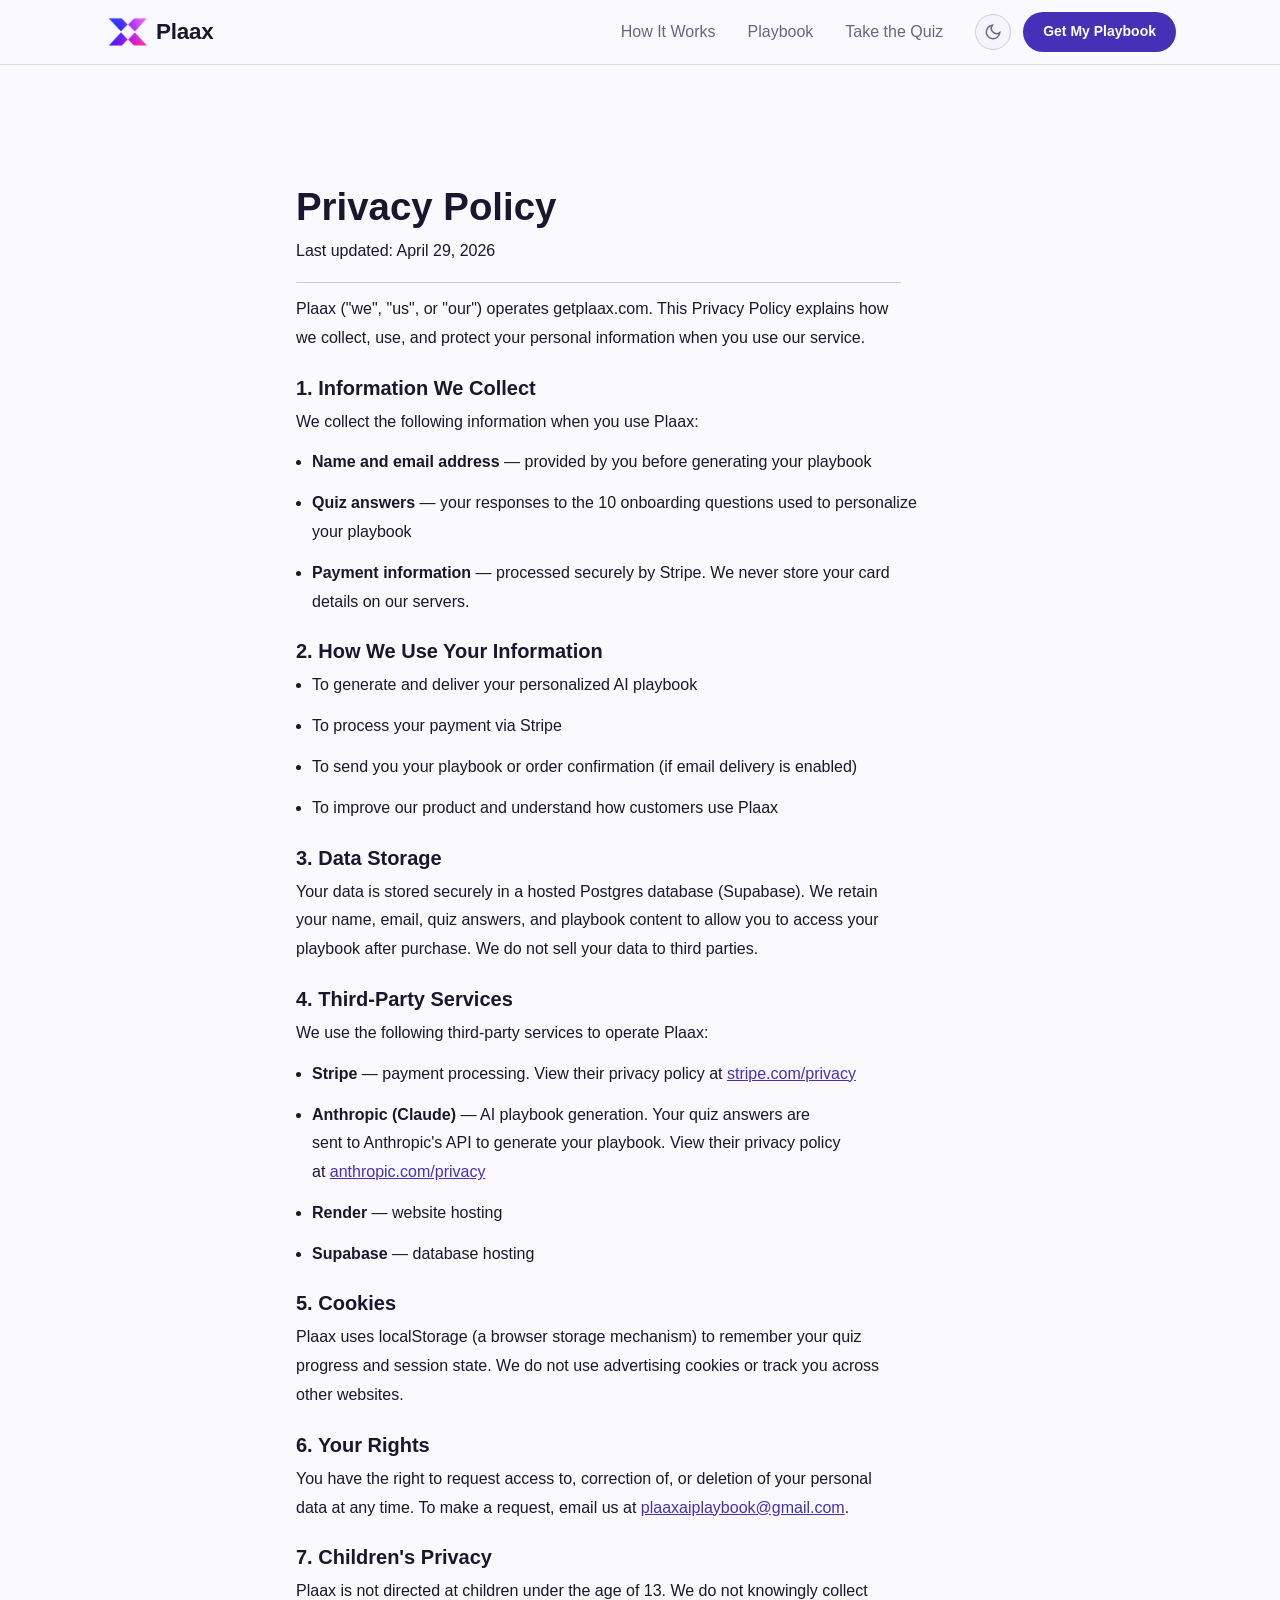
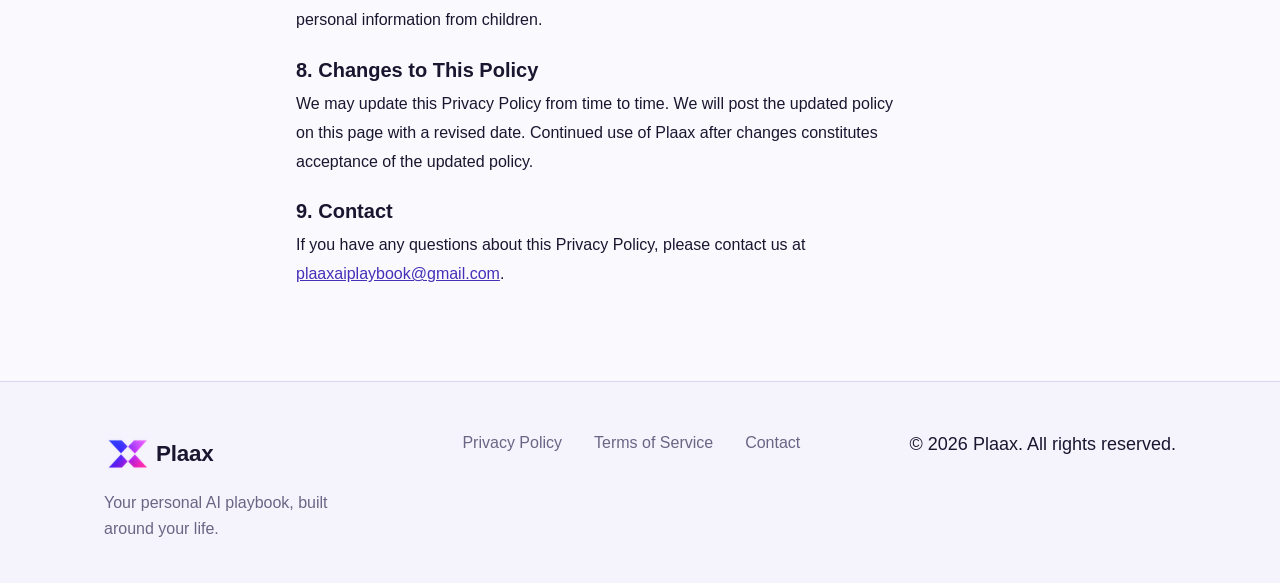
<file: privacy.html>
<!DOCTYPE html>
<html lang="en" data-theme="light">
<head>
  <meta charset="UTF-8" />
  <meta name="viewport" content="width=device-width, initial-scale=1.0" />
  <title>Privacy Policy — Plaax</title>
  <link rel="icon" type="image/png" href="plaax_icon_40.png" />
  <meta name="description" content="Plaax Privacy Policy — how we collect, use, and protect your data." />
  <link href="https://api.fontshare.com/v2/css?f[]=chillax@300,400,500,600,700&f[]=general-sans@300,400,500,600,700&display=swap" rel="stylesheet" />
  <link rel="stylesheet" href="style.css" />
  <style>
    .legal-page {
      min-height: 100vh;
      padding: 120px 0 80px;
    }
    .legal-inner {
      max-width: 720px;
      margin: 0 auto;
      padding: 0 var(--space-4);
    }
    .legal-inner h1 {
      font-family: var(--font-display);
      font-size: 2.4rem;
      font-weight: 700;
      margin-bottom: var(--space-2);
      color: var(--color-text);
    }
    .legal-meta {
      font-size: 0.9rem;
      color: var(--color-text-muted);
      margin-bottom: var(--space-6);
      padding-bottom: var(--space-4);
      border-bottom: 1px solid var(--color-border);
    }
    .legal-inner h2 {
      font-family: var(--font-display);
      font-size: 1.25rem;
      font-weight: 600;
      margin: var(--space-6) 0 var(--space-2);
      color: var(--color-text);
    }
    .legal-inner p, .legal-inner li {
      font-size: 1rem;
      line-height: 1.8;
      color: var(--color-text-secondary);
      margin-bottom: var(--space-3);
    }
    .legal-inner ul {
      padding-left: var(--space-4);
      margin-bottom: var(--space-3);
    }
    .legal-inner a {
      color: var(--color-primary);
      text-decoration: underline;
    }
  </style>
</head>
<body>

  <!-- NAV -->
  <header class="nav" id="nav">
    <div class="nav-inner container">
      <a href="/" class="logo" aria-label="Plaax home">
        <img src="plaax_icon_tight.png" class="logo-mark" style="width:40px;height:auto;object-fit:contain;" alt="Plaax icon" />
        <span class="logo-text">Plaax</span>
      </a>
      <nav class="nav-links" aria-label="Main navigation">
        <a href="/#how-it-works">How It Works</a>
        <a href="/#playbook">Playbook</a>
        <a href="/#quiz">Take the Quiz</a>
      </nav>
      <div class="nav-actions">
        <button class="theme-toggle" data-theme-toggle aria-label="Toggle dark mode">
          <svg width="18" height="18" viewBox="0 0 24 24" fill="none" stroke="currentColor" stroke-width="2"><path d="M21 12.79A9 9 0 1 1 11.21 3 7 7 0 0 0 21 12.79z"/></svg>
        </button>
        <a href="/#quiz" class="btn btn-primary btn-sm">Get My Playbook</a>
      </div>
    </div>
  </header>

  <main class="legal-page">
    <div class="legal-inner">
      <h1>Privacy Policy</h1>
      <p class="legal-meta">Last updated: April 29, 2026</p>

      <p>Plaax ("we", "us", or "our") operates getplaax.com. This Privacy Policy explains how we collect, use, and protect your personal information when you use our service.</p>

      <h2>1. Information We Collect</h2>
      <p>We collect the following information when you use Plaax:</p>
      <ul>
        <li><strong>Name and email address</strong> — provided by you before generating your playbook</li>
        <li><strong>Quiz answers</strong> — your responses to the 10 onboarding questions used to personalize your playbook</li>
        <li><strong>Payment information</strong> — processed securely by Stripe. We never store your card details on our servers.</li>
      </ul>

      <h2>2. How We Use Your Information</h2>
      <ul>
        <li>To generate and deliver your personalized AI playbook</li>
        <li>To process your payment via Stripe</li>
        <li>To send you your playbook or order confirmation (if email delivery is enabled)</li>
        <li>To improve our product and understand how customers use Plaax</li>
      </ul>

      <h2>3. Data Storage</h2>
      <p>Your data is stored securely in a hosted Postgres database (Supabase). We retain your name, email, quiz answers, and playbook content to allow you to access your playbook after purchase. We do not sell your data to third parties.</p>

      <h2>4. Third-Party Services</h2>
      <p>We use the following third-party services to operate Plaax:</p>
      <ul>
        <li><strong>Stripe</strong> — payment processing. View their privacy policy at <a href="https://stripe.com/privacy" target="_blank">stripe.com/privacy</a></li>
        <li><strong>Anthropic (Claude)</strong> — AI playbook generation. Your quiz answers are sent to Anthropic's API to generate your playbook. View their privacy policy at <a href="https://www.anthropic.com/privacy" target="_blank">anthropic.com/privacy</a></li>
        <li><strong>Render</strong> — website hosting</li>
        <li><strong>Supabase</strong> — database hosting</li>
      </ul>

      <h2>5. Cookies</h2>
      <p>Plaax uses localStorage (a browser storage mechanism) to remember your quiz progress and session state. We do not use advertising cookies or track you across other websites.</p>

      <h2>6. Your Rights</h2>
      <p>You have the right to request access to, correction of, or deletion of your personal data at any time. To make a request, email us at <a href="mailto:plaaxaiplaybook@gmail.com">plaaxaiplaybook@gmail.com</a>.</p>

      <h2>7. Children's Privacy</h2>
      <p>Plaax is not directed at children under the age of 13. We do not knowingly collect personal information from children.</p>

      <h2>8. Changes to This Policy</h2>
      <p>We may update this Privacy Policy from time to time. We will post the updated policy on this page with a revised date. Continued use of Plaax after changes constitutes acceptance of the updated policy.</p>

      <h2>9. Contact</h2>
      <p>If you have any questions about this Privacy Policy, please contact us at <a href="mailto:plaaxaiplaybook@gmail.com">plaaxaiplaybook@gmail.com</a>.</p>
    </div>
  </main>

  <!-- FOOTER -->
  <footer class="footer">
    <div class="container footer-inner">
      <div class="footer-brand">
        <a href="/" class="logo" aria-label="Plaax home">
          <img src="plaax_icon_tight.png" class="logo-mark" style="width:28px;height:auto;object-fit:contain;" alt="Plaax icon" />
          <span class="logo-text">Plaax</span>
        </a>
        <p class="footer-tagline">Your personal AI playbook, built around your life.</p>
      </div>
      <div class="footer-links">
        <a href="/privacy.html">Privacy Policy</a>
        <a href="/terms.html">Terms of Service</a>
        <a href="mailto:plaaxaiplaybook@gmail.com">Contact</a>
      </div>
      <p class="footer-copy">© 2026 Plaax. All rights reserved.</p>
    </div>
  </footer>

  <script>
    // Theme toggle
    const toggle = document.querySelector('[data-theme-toggle]');
    if (toggle) {
      toggle.addEventListener('click', () => {
        const html = document.documentElement;
        html.setAttribute('data-theme', html.getAttribute('data-theme') === 'dark' ? 'light' : 'dark');
      });
    }
  </script>
</body>
</html>
</file>
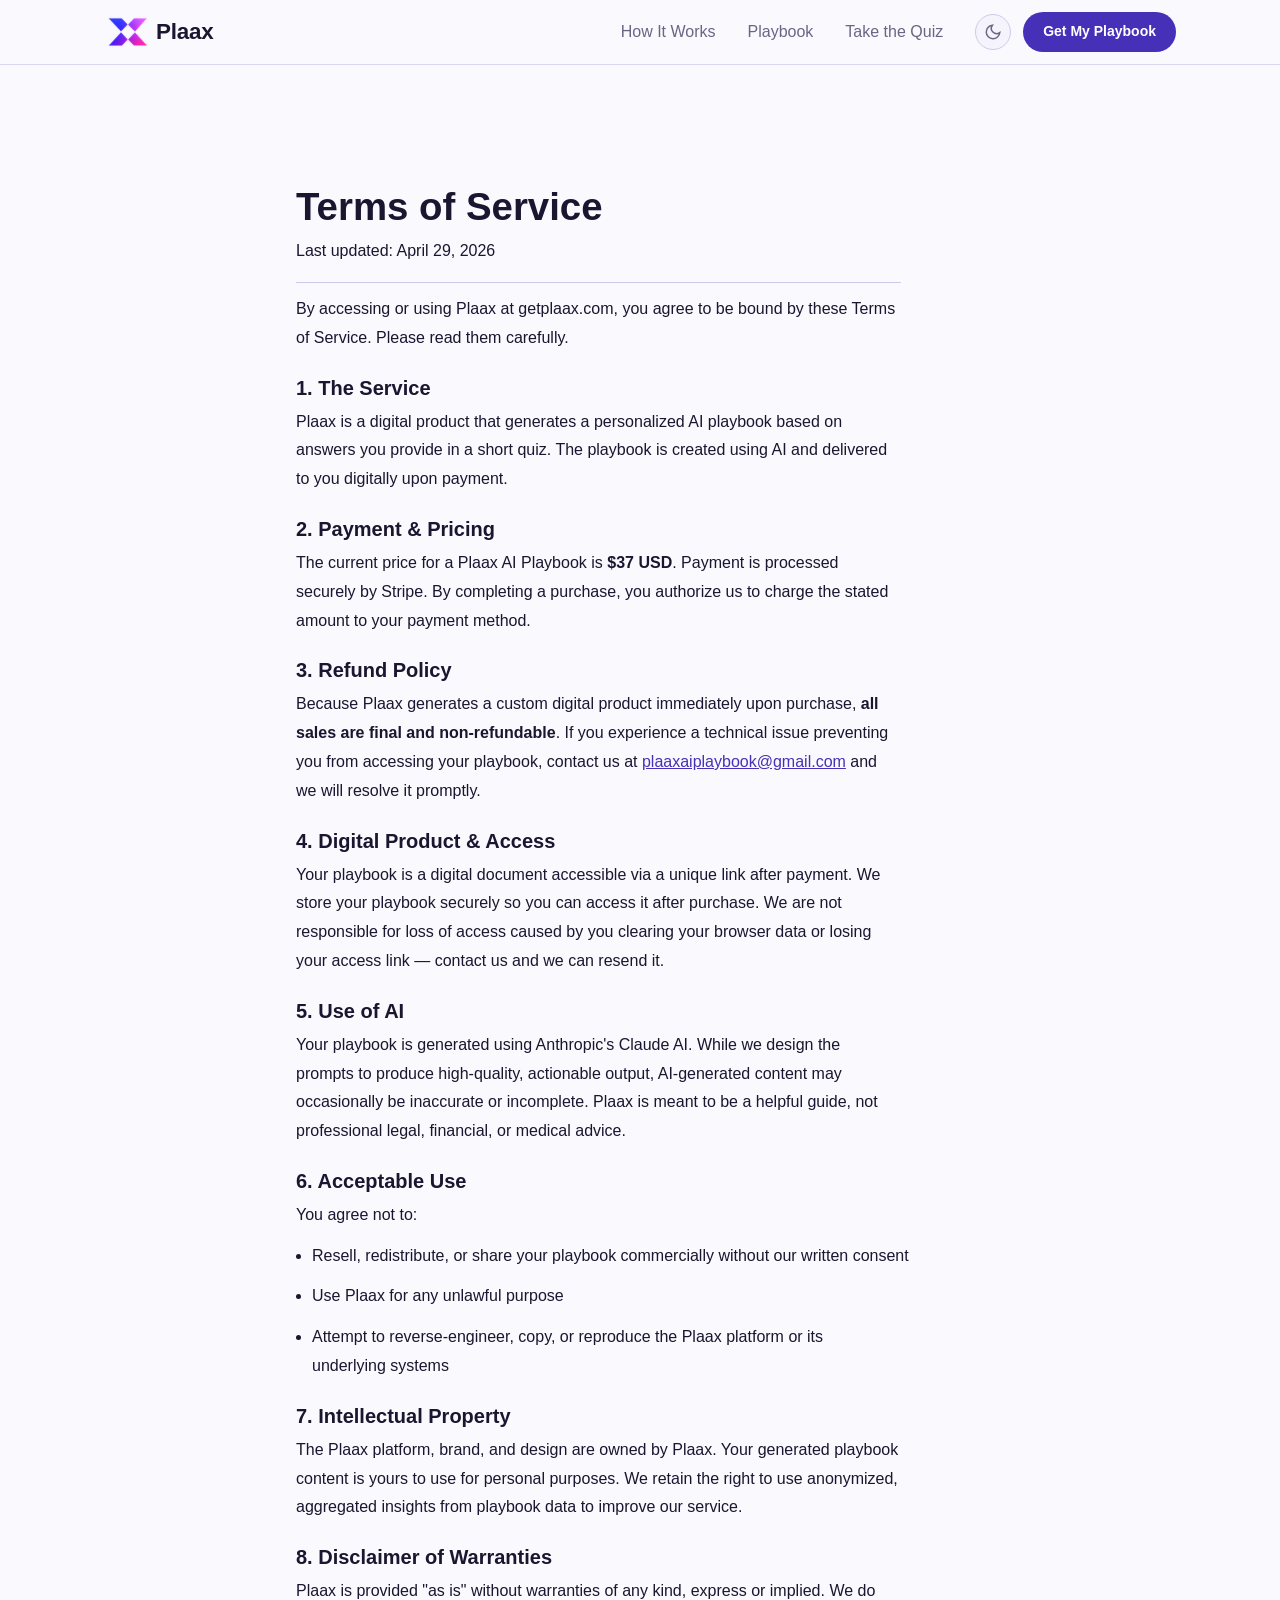
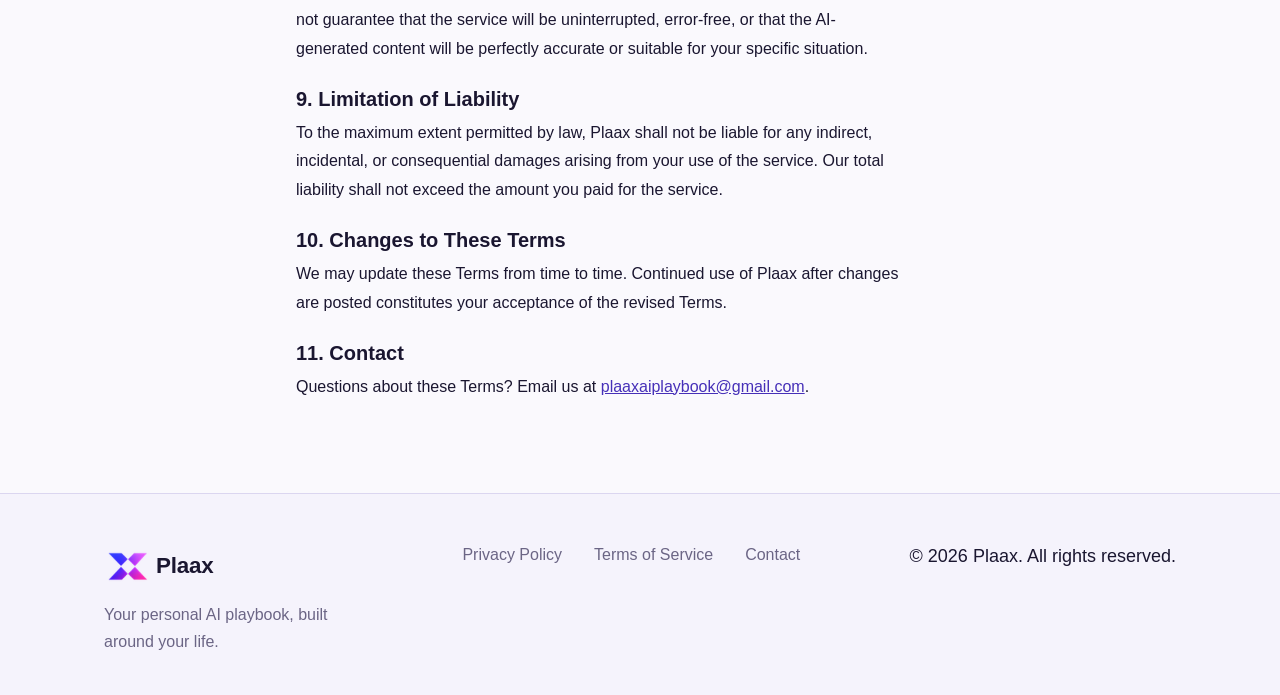
<file: terms.html>
<!DOCTYPE html>
<html lang="en" data-theme="light">
<head>
  <meta charset="UTF-8" />
  <meta name="viewport" content="width=device-width, initial-scale=1.0" />
  <title>Terms of Service — Plaax</title>
  <link rel="icon" type="image/png" href="plaax_icon_40.png" />
  <meta name="description" content="Plaax Terms of Service — the rules for using our platform." />
  <link href="https://api.fontshare.com/v2/css?f[]=chillax@300,400,500,600,700&f[]=general-sans@300,400,500,600,700&display=swap" rel="stylesheet" />
  <link rel="stylesheet" href="style.css" />
  <style>
    .legal-page {
      min-height: 100vh;
      padding: 120px 0 80px;
    }
    .legal-inner {
      max-width: 720px;
      margin: 0 auto;
      padding: 0 var(--space-4);
    }
    .legal-inner h1 {
      font-family: var(--font-display);
      font-size: 2.4rem;
      font-weight: 700;
      margin-bottom: var(--space-2);
      color: var(--color-text);
    }
    .legal-meta {
      font-size: 0.9rem;
      color: var(--color-text-muted);
      margin-bottom: var(--space-6);
      padding-bottom: var(--space-4);
      border-bottom: 1px solid var(--color-border);
    }
    .legal-inner h2 {
      font-family: var(--font-display);
      font-size: 1.25rem;
      font-weight: 600;
      margin: var(--space-6) 0 var(--space-2);
      color: var(--color-text);
    }
    .legal-inner p, .legal-inner li {
      font-size: 1rem;
      line-height: 1.8;
      color: var(--color-text-secondary);
      margin-bottom: var(--space-3);
    }
    .legal-inner ul {
      padding-left: var(--space-4);
      margin-bottom: var(--space-3);
    }
    .legal-inner a {
      color: var(--color-primary);
      text-decoration: underline;
    }
  </style>
</head>
<body>

  <!-- NAV -->
  <header class="nav" id="nav">
    <div class="nav-inner container">
      <a href="/" class="logo" aria-label="Plaax home">
        <img src="plaax_icon_tight.png" class="logo-mark" style="width:40px;height:auto;object-fit:contain;" alt="Plaax icon" />
        <span class="logo-text">Plaax</span>
      </a>
      <nav class="nav-links" aria-label="Main navigation">
        <a href="/#how-it-works">How It Works</a>
        <a href="/#playbook">Playbook</a>
        <a href="/#quiz">Take the Quiz</a>
      </nav>
      <div class="nav-actions">
        <button class="theme-toggle" data-theme-toggle aria-label="Toggle dark mode">
          <svg width="18" height="18" viewBox="0 0 24 24" fill="none" stroke="currentColor" stroke-width="2"><path d="M21 12.79A9 9 0 1 1 11.21 3 7 7 0 0 0 21 12.79z"/></svg>
        </button>
        <a href="/#quiz" class="btn btn-primary btn-sm">Get My Playbook</a>
      </div>
    </div>
  </header>

  <main class="legal-page">
    <div class="legal-inner">
      <h1>Terms of Service</h1>
      <p class="legal-meta">Last updated: April 29, 2026</p>

      <p>By accessing or using Plaax at getplaax.com, you agree to be bound by these Terms of Service. Please read them carefully.</p>

      <h2>1. The Service</h2>
      <p>Plaax is a digital product that generates a personalized AI playbook based on answers you provide in a short quiz. The playbook is created using AI and delivered to you digitally upon payment.</p>

      <h2>2. Payment & Pricing</h2>
      <p>The current price for a Plaax AI Playbook is <strong>$37 USD</strong>. Payment is processed securely by Stripe. By completing a purchase, you authorize us to charge the stated amount to your payment method.</p>

      <h2>3. Refund Policy</h2>
      <p>Because Plaax generates a custom digital product immediately upon purchase, <strong>all sales are final and non-refundable</strong>. If you experience a technical issue preventing you from accessing your playbook, contact us at <a href="mailto:plaaxaiplaybook@gmail.com">plaaxaiplaybook@gmail.com</a> and we will resolve it promptly.</p>

      <h2>4. Digital Product & Access</h2>
      <p>Your playbook is a digital document accessible via a unique link after payment. We store your playbook securely so you can access it after purchase. We are not responsible for loss of access caused by you clearing your browser data or losing your access link — contact us and we can resend it.</p>

      <h2>5. Use of AI</h2>
      <p>Your playbook is generated using Anthropic's Claude AI. While we design the prompts to produce high-quality, actionable output, AI-generated content may occasionally be inaccurate or incomplete. Plaax is meant to be a helpful guide, not professional legal, financial, or medical advice.</p>

      <h2>6. Acceptable Use</h2>
      <p>You agree not to:</p>
      <ul>
        <li>Resell, redistribute, or share your playbook commercially without our written consent</li>
        <li>Use Plaax for any unlawful purpose</li>
        <li>Attempt to reverse-engineer, copy, or reproduce the Plaax platform or its underlying systems</li>
      </ul>

      <h2>7. Intellectual Property</h2>
      <p>The Plaax platform, brand, and design are owned by Plaax. Your generated playbook content is yours to use for personal purposes. We retain the right to use anonymized, aggregated insights from playbook data to improve our service.</p>

      <h2>8. Disclaimer of Warranties</h2>
      <p>Plaax is provided "as is" without warranties of any kind, express or implied. We do not guarantee that the service will be uninterrupted, error-free, or that the AI-generated content will be perfectly accurate or suitable for your specific situation.</p>

      <h2>9. Limitation of Liability</h2>
      <p>To the maximum extent permitted by law, Plaax shall not be liable for any indirect, incidental, or consequential damages arising from your use of the service. Our total liability shall not exceed the amount you paid for the service.</p>

      <h2>10. Changes to These Terms</h2>
      <p>We may update these Terms from time to time. Continued use of Plaax after changes are posted constitutes your acceptance of the revised Terms.</p>

      <h2>11. Contact</h2>
      <p>Questions about these Terms? Email us at <a href="mailto:plaaxaiplaybook@gmail.com">plaaxaiplaybook@gmail.com</a>.</p>
    </div>
  </main>

  <!-- FOOTER -->
  <footer class="footer">
    <div class="container footer-inner">
      <div class="footer-brand">
        <a href="/" class="logo" aria-label="Plaax home">
          <img src="plaax_icon_tight.png" class="logo-mark" style="width:28px;height:auto;object-fit:contain;" alt="Plaax icon" />
          <span class="logo-text">Plaax</span>
        </a>
        <p class="footer-tagline">Your personal AI playbook, built around your life.</p>
      </div>
      <div class="footer-links">
        <a href="/privacy.html">Privacy Policy</a>
        <a href="/terms.html">Terms of Service</a>
        <a href="mailto:plaaxaiplaybook@gmail.com">Contact</a>
      </div>
      <p class="footer-copy">© 2026 Plaax. All rights reserved.</p>
    </div>
  </footer>

  <script>
    const toggle = document.querySelector('[data-theme-toggle]');
    if (toggle) {
      toggle.addEventListener('click', () => {
        const html = document.documentElement;
        html.setAttribute('data-theme', html.getAttribute('data-theme') === 'dark' ? 'light' : 'dark');
      });
    }
  </script>
</body>
</html>
</file>
<file: style.css>
/* =========================================
   PLAAX — DESIGN TOKENS & BASE STYLES
   Palette: Deep indigo primary + warm amber accent
   Fonts: Chillax (display) + General Sans (body)
   ========================================= */

:root,
[data-theme='light'] {
  /* Type scale */
  --text-xs: clamp(0.75rem, 0.7rem + 0.25vw, 0.875rem);
  --text-sm: clamp(0.875rem, 0.8rem + 0.35vw, 1rem);
  --text-base: clamp(1rem, 0.95rem + 0.25vw, 1.125rem);
  --text-lg: clamp(1.125rem, 1rem + 0.75vw, 1.5rem);
  --text-xl: clamp(1.5rem, 1.2rem + 1.25vw, 2.25rem);
  --text-2xl: clamp(2rem, 1.2rem + 2.5vw, 3.5rem);
  --text-3xl: clamp(2.5rem, 1rem + 4vw, 5rem);

  /* Spacing */
  --space-1: 0.25rem;
  --space-2: 0.5rem;
  --space-3: 0.75rem;
  --space-4: 1rem;
  --space-5: 1.25rem;
  --space-6: 1.5rem;
  --space-8: 2rem;
  --space-10: 2.5rem;
  --space-12: 3rem;
  --space-16: 4rem;
  --space-20: 5rem;
  --space-24: 6rem;
  --space-32: 8rem;

  /* Radius */
  --radius-sm: 0.375rem;
  --radius-md: 0.5rem;
  --radius-lg: 0.875rem;
  --radius-xl: 1.25rem;
  --radius-full: 9999px;

  /* Transition */
  --transition: 200ms cubic-bezier(0.16, 1, 0.3, 1);

  /* Shadows */
  --shadow-sm: 0 1px 3px rgba(30, 20, 60, 0.07);
  --shadow-md: 0 4px 16px rgba(30, 20, 60, 0.09);
  --shadow-lg: 0 12px 40px rgba(30, 20, 60, 0.13);
  --shadow-xl: 0 24px 64px rgba(30, 20, 60, 0.15);

  /* Content widths */
  --content-narrow: 640px;
  --content-default: 960px;
  --content-wide: 1200px;

  /* Fonts */
  --font-display: 'Chillax', 'Georgia', sans-serif;
  --font-body: 'General Sans', 'Inter', sans-serif;

  /* === CUSTOM PALETTE: Indigo + Amber === */
  /* Surfaces */
  --color-bg: #faf9fd;
  --color-surface: #f5f3fc;
  --color-surface-2: #eeebf9;
  --color-surface-offset: #e8e4f5;
  --color-divider: #dbd6f0;
  --color-border: #cec9e8;

  /* Text */
  --color-text: #1a1630;
  --color-text-muted: #6b6585;
  --color-text-faint: #aaa7c0;
  --color-text-inverse: #faf9fd;

  /* Primary — Deep Indigo */
  --color-primary: #4630b8;
  --color-primary-hover: #3520a0;
  --color-primary-active: #25157a;
  --color-primary-light: #ede9ff;

  /* Accent — Warm Amber */
  --color-accent: #f4820d;
  --color-accent-hover: #d96a00;
  --color-accent-light: #fff4e3;

  /* Success */
  --color-success: #2d7d46;
  --color-success-light: #d4f0dc;
}

[data-theme='dark'] {
  --color-bg: #100e1f;
  --color-surface: #171427;
  --color-surface-2: #1e1a30;
  --color-surface-offset: #221e35;
  --color-divider: #2c2845;
  --color-border: #3a3558;

  --color-text: #e4e0f5;
  --color-text-muted: #8f8ab0;
  --color-text-faint: #5c5878;
  --color-text-inverse: #1a1630;

  --color-primary: #8b72ff;
  --color-primary-hover: #a08eff;
  --color-primary-active: #b8abff;
  --color-primary-light: #2a2050;

  --color-accent: #f4a030;
  --color-accent-hover: #f5b555;
  --color-accent-light: #2a1e08;

  --color-success: #4dae68;
  --color-success-light: #1a3526;

  --shadow-sm: 0 1px 3px rgba(0,0,0,0.25);
  --shadow-md: 0 4px 16px rgba(0,0,0,0.35);
  --shadow-lg: 0 12px 40px rgba(0,0,0,0.45);
  --shadow-xl: 0 24px 64px rgba(0,0,0,0.5);
}

@media (prefers-color-scheme: dark) {
  :root:not([data-theme]) {
    --color-bg: #100e1f;
    --color-surface: #171427;
    --color-surface-2: #1e1a30;
    --color-surface-offset: #221e35;
    --color-divider: #2c2845;
    --color-border: #3a3558;
    --color-text: #e4e0f5;
    --color-text-muted: #8f8ab0;
    --color-text-faint: #5c5878;
    --color-text-inverse: #1a1630;
    --color-primary: #8b72ff;
    --color-primary-hover: #a08eff;
    --color-primary-active: #b8abff;
    --color-primary-light: #2a2050;
    --color-accent: #f4a030;
    --color-accent-hover: #f5b555;
    --color-accent-light: #2a1e08;
    --color-success: #4dae68;
    --color-success-light: #1a3526;
    --shadow-sm: 0 1px 3px rgba(0,0,0,0.25);
    --shadow-md: 0 4px 16px rgba(0,0,0,0.35);
    --shadow-lg: 0 12px 40px rgba(0,0,0,0.45);
    --shadow-xl: 0 24px 64px rgba(0,0,0,0.5);
  }
}

/* =========================================
   BASE RESET
   ========================================= */

*, *::before, *::after {
  box-sizing: border-box;
  margin: 0;
  padding: 0;
}

html {
  -webkit-font-smoothing: antialiased;
  -moz-osx-font-smoothing: grayscale;
  text-rendering: optimizeLegibility;
  scroll-behavior: smooth;
  scroll-padding-top: 80px;
}

body {
  min-height: 100dvh;
  line-height: 1.65;
  font-family: var(--font-body);
  font-size: var(--text-base);
  color: var(--color-text);
  background-color: var(--color-bg);
  transition: background-color 0.3s ease, color 0.3s ease;
}

img, picture, video, canvas, svg {
  display: block;
  max-width: 100%;
  height: auto;
}

h1, h2, h3, h4, h5, h6 {
  text-wrap: balance;
  line-height: 1.15;
  font-family: var(--font-display);
}

p, li, figcaption {
  text-wrap: pretty;
  max-width: 68ch;
}

a {
  color: inherit;
  text-decoration: none;
  transition: color var(--transition), opacity var(--transition);
}

button {
  cursor: pointer;
  background: none;
  border: none;
  font-family: inherit;
}

::selection {
  background: var(--color-primary-light);
  color: var(--color-primary);
}

:focus-visible {
  outline: 2.5px solid var(--color-primary);
  outline-offset: 3px;
  border-radius: var(--radius-sm);
}

@media (prefers-reduced-motion: reduce) {
  *, *::before, *::after {
    animation-duration: 0.01ms !important;
    transition-duration: 0.01ms !important;
    scroll-behavior: auto !important;
  }
}

/* =========================================
   LAYOUT UTILITIES
   ========================================= */

.container {
  width: 100%;
  max-width: var(--content-wide);
  margin-inline: auto;
  padding-inline: clamp(var(--space-6), 5vw, var(--space-16));
}

.section-label {
  font-size: var(--text-xs);
  font-weight: 600;
  letter-spacing: 0.12em;
  text-transform: uppercase;
  color: var(--color-primary);
  margin-bottom: var(--space-4);
}

.section-title {
  font-size: var(--text-2xl);
  font-weight: 700;
  color: var(--color-text);
  margin-bottom: var(--space-4);
  max-width: 16ch;
}

.section-sub {
  font-size: var(--text-base);
  color: var(--color-text-muted);
  max-width: 56ch;
  margin-bottom: var(--space-12);
}

/* =========================================
   REVEAL ANIMATIONS
   ========================================= */

.reveal {
  opacity: 0;
  transform: translateY(24px);
  transition: opacity 0.6s cubic-bezier(0.16, 1, 0.3, 1), transform 0.6s cubic-bezier(0.16, 1, 0.3, 1);
}

.reveal.in-view {
  opacity: 1;
  transform: translateY(0);
}

.reveal-delay-1 { transition-delay: 0.12s; }
.reveal-delay-2 { transition-delay: 0.24s; }
.reveal-delay-3 { transition-delay: 0.36s; }
.reveal-delay-4 { transition-delay: 0.48s; }

/* =========================================
   BUTTONS
   ========================================= */

.btn {
  display: inline-flex;
  align-items: center;
  gap: var(--space-2);
  font-family: var(--font-body);
  font-weight: 600;
  border-radius: var(--radius-full);
  transition: background var(--transition), transform var(--transition), box-shadow var(--transition);
  text-decoration: none;
  cursor: pointer;
  border: none;
}

.btn-primary {
  background: var(--color-primary);
  color: #fff;
  padding: var(--space-3) var(--space-6);
  font-size: var(--text-sm);
}

.btn-primary:hover {
  background: var(--color-primary-hover);
  transform: translateY(-1px);
  box-shadow: 0 8px 24px rgba(70, 48, 184, 0.35);
}

.btn-primary:active { transform: translateY(0); }

.btn-sm {
  padding: var(--space-2) var(--space-5);
  font-size: var(--text-xs);
}

.btn-lg {
  padding: var(--space-4) var(--space-8);
  font-size: var(--text-base);
}

/* =========================================
   NAVIGATION
   ========================================= */

.nav {
  position: sticky;
  top: 0;
  z-index: 100;
  background: rgba(250, 249, 253, 0.88);
  backdrop-filter: blur(16px);
  -webkit-backdrop-filter: blur(16px);
  border-bottom: 1px solid var(--color-divider);
  transition: background 0.3s ease, border-color 0.3s ease;
}

[data-theme='dark'] .nav {
  background: rgba(16, 14, 31, 0.9);
}

.nav-inner {
  display: flex;
  align-items: center;
  gap: var(--space-8);
  height: 64px;
}

.logo {
  display: flex;
  align-items: center;
  gap: 4px;
  flex-shrink: 0;
  text-decoration: none;
}

.logo-mark {
  flex-shrink: 0;
  width: 48px !important;
  height: 48px !important;
  object-fit: contain;
}

.logo-text {
  font-family: var(--font-display);
  font-weight: 700;
  font-size: 1.4rem;
  letter-spacing: -0.01em;
  color: var(--color-text);
}

.nav-links {
  display: flex;
  align-items: center;
  gap: var(--space-8);
  margin-left: auto;
}

.nav-links a {
  font-size: var(--text-sm);
  font-weight: 500;
  color: var(--color-text-muted);
  transition: color var(--transition);
}

.nav-links a:hover { color: var(--color-text); }

.nav-actions {
  display: flex;
  align-items: center;
  gap: var(--space-3);
}

.theme-toggle {
  width: 36px;
  height: 36px;
  border-radius: var(--radius-full);
  display: flex;
  align-items: center;
  justify-content: center;
  color: var(--color-text-muted);
  background: var(--color-surface);
  border: 1px solid var(--color-border);
  transition: background var(--transition), color var(--transition);
}

.theme-toggle:hover {
  background: var(--color-surface-2);
  color: var(--color-text);
}

.nav-mobile-toggle {
  display: none;
  width: 36px;
  height: 36px;
  align-items: center;
  justify-content: center;
  color: var(--color-text-muted);
  background: transparent;
  border: none;
  cursor: pointer;
  margin-left: auto;
}

.nav-mobile-drawer {
  display: none;
  flex-direction: column;
  padding: var(--space-4) clamp(var(--space-6), 5vw, var(--space-16));
  padding-bottom: var(--space-6);
  gap: var(--space-2);
  border-top: 1px solid var(--color-divider);
  background: var(--color-surface);
}

.nav-mobile-drawer.open { display: flex; }

.mobile-link {
  font-size: var(--text-base);
  font-weight: 500;
  color: var(--color-text);
  padding: var(--space-2) 0;
}

@media (max-width: 768px) {
  .nav-links { display: none; }
  .nav-actions .btn { display: none; }
  .nav-mobile-toggle { display: flex; }
  .nav-actions { margin-left: auto; }
}

/* =========================================
   HERO
   ========================================= */

.hero {
  padding-top: clamp(var(--space-16), 10vw, var(--space-32));
  padding-bottom: clamp(var(--space-16), 8vw, var(--space-24));
  overflow: hidden;
  position: relative;
}

.hero::before {
  content: '';
  position: absolute;
  inset: 0;
  background: radial-gradient(ellipse 80% 60% at 60% 0%, rgba(70, 48, 184, 0.08) 0%, transparent 70%);
  pointer-events: none;
}

[data-theme='dark'] .hero::before {
  background: radial-gradient(ellipse 80% 60% at 60% 0%, rgba(139, 114, 255, 0.12) 0%, transparent 70%);
}

.hero-inner {
  display: grid;
  grid-template-columns: 1fr 1fr;
  gap: var(--space-16);
  align-items: center;
}

.hero-content {
  display: flex;
  flex-direction: column;
  align-items: flex-start;
}

.hero-badge {
  display: inline-flex;
  align-items: center;
  gap: var(--space-2);
  font-size: var(--text-xs);
  font-weight: 600;
  color: var(--color-primary);
  background: var(--color-primary-light);
  border: 1px solid rgba(70, 48, 184, 0.2);
  padding: var(--space-1) var(--space-3);
  border-radius: var(--radius-full);
  margin-bottom: var(--space-5);
  width: fit-content;
}

[data-theme='dark'] .hero-badge {
  background: var(--color-primary-light);
  border-color: rgba(139, 114, 255, 0.3);
}

.badge-dot {
  width: 6px;
  height: 6px;
  border-radius: 50%;
  background: var(--color-primary);
  animation: pulse 2s ease-in-out infinite;
}

@keyframes pulse {
  0%, 100% { opacity: 1; transform: scale(1); }
  50% { opacity: 0.6; transform: scale(0.85); }
}

.hero-title {
  font-size: var(--text-3xl);
  font-weight: 700;
  line-height: 1.1;
  letter-spacing: -0.02em;
  margin-bottom: var(--space-6);
  color: var(--color-text);
}

.hero-title em {
  font-style: italic;
  color: var(--color-primary);
}

[data-theme='dark'] .hero-title em {
  color: var(--color-primary);
}

.hero-sub {
  font-size: var(--text-base);
  color: var(--color-text-muted);
  margin-bottom: var(--space-8);
  line-height: 1.7;
  max-width: 44ch;
}

.hero-cta {
  display: flex;
  flex-direction: column;
  align-items: flex-start;
  gap: var(--space-3);
}

.hero-cta-note {
  font-size: var(--text-xs);
  color: var(--color-text-faint);
  max-width: none;
}

/* Playbook preview card */
.hero-visual {
  grid-column: 2;
}

.playbook-preview {
  background: var(--color-surface);
  border: 1px solid var(--color-border);
  border-radius: var(--radius-xl);
  box-shadow: var(--shadow-xl);
  overflow: hidden;
  max-width: 420px;
  margin-left: auto;
}

.playbook-header {
  display: flex;
  align-items: center;
  gap: var(--space-4);
  padding: var(--space-5) var(--space-6);
  background: var(--color-primary);
  color: white;
}

.playbook-avatar {
  width: 44px;
  height: 44px;
  border-radius: 50%;
  background: rgba(255,255,255,0.25);
  display: flex;
  align-items: center;
  justify-content: center;
  font-family: var(--font-display);
  font-weight: 700;
  font-size: 1.1rem;
  flex-shrink: 0;
}

.playbook-name {
  font-family: var(--font-display);
  font-weight: 700;
  font-size: var(--text-sm);
}

.playbook-label {
  font-size: var(--text-xs);
  opacity: 0.8;
  margin-top: 2px;
}

.playbook-body {
  padding: var(--space-5) var(--space-6);
  display: flex;
  flex-direction: column;
  gap: var(--space-4);
}

.playbook-row {
  display: flex;
  align-items: flex-start;
  gap: var(--space-3);
}

.check-icon {
  width: 22px;
  height: 22px;
  border-radius: 50%;
  background: var(--color-success-light);
  color: var(--color-success);
  display: flex;
  align-items: center;
  justify-content: center;
  font-size: 11px;
  font-weight: 700;
  flex-shrink: 0;
  margin-top: 2px;
}

.playbook-row-title {
  font-weight: 600;
  font-size: var(--text-sm);
  color: var(--color-text);
  margin-bottom: 2px;
}

.playbook-row-sub {
  font-size: var(--text-xs);
  color: var(--color-text-muted);
}

.playbook-action {
  display: flex;
  align-items: center;
  justify-content: center;
  gap: var(--space-2);
  padding: var(--space-3) var(--space-4);
  border-radius: var(--radius-lg);
  background: var(--color-primary-light);
  color: var(--color-primary);
  font-weight: 600;
  font-size: var(--text-sm);
  margin-top: var(--space-2);
  cursor: pointer;
  transition: background var(--transition);
}

.playbook-action:hover { background: var(--color-surface-2); }

.hero-scroll-hint {
  display: flex;
  justify-content: center;
  margin-top: var(--space-16);
}

.scroll-line {
  width: 1px;
  height: 48px;
  background: linear-gradient(to bottom, var(--color-primary), transparent);
  animation: scrollPulse 2.5s ease-in-out infinite;
}

@keyframes scrollPulse {
  0%, 100% { opacity: 0.3; transform: scaleY(1); }
  50% { opacity: 0.9; transform: scaleY(1.1); }
}

@media (max-width: 900px) {
  .hero-inner {
    grid-template-columns: 1fr;
    gap: var(--space-12);
  }
  .hero-visual { grid-column: 1; }
  .playbook-preview { max-width: 100%; margin: 0; }
  .hero-title { font-size: var(--text-2xl); }
  .hero-cta { align-items: stretch; width: 100%; }
  .hero-cta .btn { text-align: center; justify-content: center; }
  .hero-content { width: 100%; }
}

/* =========================================
   PROBLEM SECTION
   ========================================= */

.problem {
  padding-block: clamp(var(--space-16), 8vw, var(--space-24));
  background: var(--color-surface);
  border-top: 1px solid var(--color-divider);
  border-bottom: 1px solid var(--color-divider);
}

.problem-statement {
  text-align: center;
  margin-bottom: var(--space-12);
}

.problem-quote {
  font-family: var(--font-display);
  font-size: var(--text-xl);
  font-weight: 500;
  line-height: 1.3;
  color: var(--color-text);
  max-width: 100%;
}

.problem-quote em {
  color: var(--color-primary);
  font-style: italic;
}

.problem-grid {
  display: grid;
  grid-template-columns: repeat(3, 1fr);
  gap: var(--space-6);
}

.problem-card {
  background: var(--color-bg);
  border: 1px solid var(--color-border);
  border-radius: var(--radius-xl);
  padding: var(--space-8);
  transition: box-shadow var(--transition), transform var(--transition);
}

.problem-card:hover {
  box-shadow: var(--shadow-md);
  transform: translateY(-2px);
}

.problem-icon {
  font-size: 2rem;
  margin-bottom: var(--space-4);
}

.problem-card h3 {
  font-size: var(--text-base);
  font-weight: 700;
  margin-bottom: var(--space-3);
  color: var(--color-text);
}

.problem-card p {
  font-size: var(--text-sm);
  color: var(--color-text-muted);
  line-height: 1.65;
  max-width: none;
}

.bridge {
  text-align: center;
  margin-top: var(--space-12);
}

.bridge-arrow {
  font-size: 1.5rem;
  color: var(--color-primary);
  margin-bottom: var(--space-4);
}

.bridge-text {
  font-size: var(--text-base);
  color: var(--color-text-muted);
  max-width: 52ch;
  margin-inline: auto;
}

.bridge-text strong {
  color: var(--color-text);
}

@media (max-width: 768px) {
  .problem-grid { grid-template-columns: 1fr; }
  .problem-quote { font-size: var(--text-lg); }
}

/* =========================================
   HOW IT WORKS
   ========================================= */

.how-it-works {
  padding-block: clamp(var(--space-16), 8vw, var(--space-24));
}

.steps-grid {
  display: flex;
  flex-direction: column;
  gap: var(--space-16);
  margin-top: var(--space-12);
}

.step {
  display: grid;
  grid-template-columns: auto 1fr auto;
  gap: var(--space-8);
  align-items: center;
}

.step-reverse {
  grid-template-columns: auto 1fr auto;
}

.step-reverse .step-content { order: 1; }
.step-reverse .step-number { order: 0; }
.step-reverse .step-visual { order: 2; }

.step-number {
  font-family: var(--font-display);
  font-size: clamp(3rem, 6vw, 5rem);
  font-weight: 700;
  color: var(--color-primary-light);
  line-height: 1;
  flex-shrink: 0;
  user-select: none;
  min-width: 100px;
}

[data-theme='dark'] .step-number {
  color: var(--color-primary-light);
  opacity: 0.6;
}

.step-content {
  max-width: 380px;
}

.step-content h3 {
  font-size: var(--text-lg);
  font-weight: 700;
  margin-bottom: var(--space-3);
  color: var(--color-text);
}

.step-content p {
  font-size: var(--text-sm);
  color: var(--color-text-muted);
  line-height: 1.7;
  max-width: none;
}

/* Step visuals */
.step-visual {
  background: var(--color-surface);
  border: 1px solid var(--color-border);
  border-radius: var(--radius-xl);
  padding: var(--space-6);
  width: 280px;
  flex-shrink: 0;
}

.step-pill {
  font-size: var(--text-xs);
  font-weight: 600;
  color: var(--color-text-muted);
  margin-bottom: var(--space-3);
}

.step-options {
  display: flex;
  flex-direction: column;
  gap: var(--space-2);
}

.step-option {
  padding: var(--space-2) var(--space-3);
  border-radius: var(--radius-md);
  font-size: var(--text-sm);
  font-weight: 500;
  color: var(--color-text-muted);
  background: var(--color-bg);
  border: 1px solid var(--color-border);
}

.step-option.selected {
  background: var(--color-primary);
  color: white;
  border-color: var(--color-primary);
}

.generating-bar {
  display: flex;
  flex-direction: column;
  gap: var(--space-2);
  margin-bottom: var(--space-4);
}

.gen-line {
  height: 10px;
  border-radius: var(--radius-full);
  background: var(--color-primary-light);
  animation: shimmer 1.5s ease-in-out infinite;
}

.gen-line-short { width: 60%; animation-delay: 0.2s; }
.gen-line-mid { width: 80%; animation-delay: 0.4s; }

@keyframes shimmer {
  0%, 100% { opacity: 0.5; }
  50% { opacity: 1; }
}

.gen-label {
  font-size: var(--text-xs);
  color: var(--color-primary);
  font-weight: 600;
}

.today-card {
  display: flex;
  flex-direction: column;
  gap: var(--space-2);
}

.today-label {
  font-size: var(--text-xs);
  font-weight: 700;
  color: var(--color-accent);
  text-transform: uppercase;
  letter-spacing: 0.08em;
}

.today-task {
  font-size: var(--text-sm);
  font-weight: 600;
  color: var(--color-text);
  line-height: 1.4;
  max-width: none;
}

.today-time {
  font-size: var(--text-xs);
  color: var(--color-text-muted);
  max-width: none;
}

@media (max-width: 900px) {
  .step {
    grid-template-columns: 1fr;
    gap: var(--space-6);
  }
  .step-reverse .step-content,
  .step-reverse .step-number,
  .step-reverse .step-visual { order: unset; }
  .step-number { font-size: 2.5rem; }
  .step-visual { width: 100%; }
}

/* =========================================
   PLAYBOOK FEATURES
   ========================================= */

.playbook-section {
  padding-block: clamp(var(--space-16), 8vw, var(--space-24));
  background: var(--color-surface);
  border-top: 1px solid var(--color-divider);
  border-bottom: 1px solid var(--color-divider);
}

.features-grid {
  display: grid;
  grid-template-columns: repeat(3, 1fr);
  gap: var(--space-5);
}

.feature-card {
  background: var(--color-bg);
  border: 1px solid var(--color-border);
  border-radius: var(--radius-xl);
  padding: var(--space-6) var(--space-6);
  transition: box-shadow var(--transition), transform var(--transition), border-color var(--transition);
}

.feature-card:hover {
  box-shadow: var(--shadow-md);
  transform: translateY(-2px);
  border-color: var(--color-primary);
}

.feature-card-highlight {
  background: var(--color-primary-light);
  border-color: var(--color-primary);
  border-width: 2px;
}

.feature-card-highlight h3 {
  color: var(--color-primary);
}

.feature-card-highlight p {
  color: var(--color-text-muted);
}

.feature-card-highlight .feature-icon { filter: none; }

.feature-icon {
  font-size: 1.75rem;
  margin-bottom: var(--space-4);
}

.feature-card h3 {
  font-size: var(--text-base);
  font-weight: 700;
  margin-bottom: var(--space-3);
  color: var(--color-text);
  max-width: none;
}

.feature-card p {
  font-size: var(--text-sm);
  color: var(--color-text-muted);
  line-height: 1.65;
  max-width: none;
}

.feature-prompt {
  margin-top: var(--space-4);
  padding: var(--space-3) var(--space-4);
  background: var(--color-surface);
  border: 1px solid var(--color-border);
  border-left: 3px solid var(--color-primary);
  border-radius: var(--radius-md);
}

.prompt-label {
  display: block;
  font-size: var(--text-xs);
  font-weight: 600;
  color: var(--color-primary);
  text-transform: uppercase;
  letter-spacing: 0.08em;
  margin-bottom: var(--space-2);
}

.prompt-text {
  font-size: var(--text-xs);
  color: var(--color-text-muted);
  line-height: 1.6;
  font-style: italic;
  max-width: none;
}

@media (max-width: 900px) {
  .features-grid { grid-template-columns: repeat(2, 1fr); }
}

@media (max-width: 600px) {
  .features-grid { grid-template-columns: 1fr; }
}

/* =========================================
   WHO IT'S FOR
   ========================================= */

.who {
  padding-block: clamp(var(--space-16), 8vw, var(--space-24));
}

.personas-grid {
  display: grid;
  grid-template-columns: repeat(4, 1fr);
  gap: var(--space-5);
  margin-top: var(--space-12);
}

.persona {
  display: flex;
  flex-direction: column;
  gap: var(--space-4);
  padding: var(--space-6);
  border: 1px solid var(--color-border);
  border-radius: var(--radius-xl);
  background: var(--color-surface);
  transition: box-shadow var(--transition), transform var(--transition);
}

.persona:hover {
  box-shadow: var(--shadow-md);
  transform: translateY(-2px);
}

.persona-emoji {
  font-size: 2rem;
}

.persona h3 {
  font-size: var(--text-sm);
  font-weight: 700;
  color: var(--color-text);
  max-width: none;
}

.persona p {
  font-size: var(--text-sm);
  color: var(--color-text-muted);
  line-height: 1.65;
  flex: 1;
  max-width: none;
}

.persona-tag {
  display: inline-flex;
  padding: var(--space-1) var(--space-3);
  border-radius: var(--radius-full);
  background: var(--color-primary-light);
  color: var(--color-primary);
  font-size: var(--text-xs);
  font-weight: 600;
  width: fit-content;
}

@media (max-width: 900px) {
  .personas-grid { grid-template-columns: repeat(2, 1fr); }
}

@media (max-width: 600px) {
  .personas-grid { grid-template-columns: 1fr; }
}

/* =========================================
   TESTIMONIALS
   ========================================= */

.testimonials {
  padding-block: clamp(var(--space-16), 8vw, var(--space-24));
  background: var(--color-surface);
  border-top: 1px solid var(--color-divider);
  border-bottom: 1px solid var(--color-divider);
}

.testimonials-inner {
  display: grid;
  grid-template-columns: repeat(3, 1fr);
  gap: var(--space-6);
  margin-bottom: var(--space-12);
}

.testimonials-launch {
  display: flex;
  justify-content: center;
  margin-bottom: var(--space-8);
}

.launch-social-proof {
  max-width: 580px;
  text-align: center;
  padding: var(--space-8) var(--space-6);
  background: var(--color-surface);
  border: 1px solid var(--color-border);
  border-radius: 20px;
}

.lsp-icon {
  font-size: 2.5rem;
  margin-bottom: var(--space-3);
}

.lsp-heading {
  font-family: var(--font-display);
  font-size: 1.8rem;
  font-weight: 700;
  color: var(--color-text);
  margin-bottom: var(--space-3);
}

.lsp-sub {
  font-size: 1rem;
  line-height: 1.7;
  color: var(--color-text-secondary);
  margin-bottom: var(--space-2);
}

.testimonial {
  background: var(--color-bg);
  border: 1px solid var(--color-border);
  border-radius: var(--radius-xl);
  padding: var(--space-6) var(--space-6);
}

.testimonial p {
  font-size: var(--text-sm);
  color: var(--color-text);
  line-height: 1.7;
  font-style: italic;
  max-width: none;
  margin-bottom: var(--space-4);
}

.testimonial p::before { content: '"'; }
.testimonial p::after { content: '"'; }

.testimonial footer {
  display: flex;
  flex-direction: column;
  gap: 2px;
}

.testimonial footer strong {
  font-size: var(--text-sm);
  font-weight: 700;
  color: var(--color-text);
}

.testimonial footer span {
  font-size: var(--text-xs);
  color: var(--color-text-muted);
}

.trust-bar {
  display: flex;
  align-items: center;
  justify-content: center;
  gap: var(--space-8);
  padding: var(--space-8);
  background: var(--color-primary);
  border-radius: var(--radius-xl);
}

.trust-stat {
  display: flex;
  flex-direction: column;
  align-items: center;
  gap: var(--space-1);
}

.trust-number {
  font-family: var(--font-display);
  font-size: var(--text-xl);
  font-weight: 700;
  color: white;
}

.trust-label {
  font-size: var(--text-xs);
  color: rgba(255,255,255,0.75);
  max-width: none;
}

.trust-divider {
  width: 1px;
  height: 48px;
  background: rgba(255,255,255,0.2);
}

@media (max-width: 900px) {
  .testimonials-inner { grid-template-columns: 1fr; }
  .trust-bar { flex-direction: column; gap: var(--space-6); }
  .trust-divider { width: 48px; height: 1px; }
}

/* =========================================
   QUIZ SECTION
   ========================================= */

.quiz-section {
  padding-block: clamp(var(--space-16), 8vw, var(--space-24));
}

.quiz-card {
  background: var(--color-surface);
  border: 1px solid var(--color-border);
  border-radius: var(--radius-xl);
  padding: var(--space-10) var(--space-12);
  max-width: 640px;
  margin: 0 auto;
  box-shadow: var(--shadow-lg);
}

.quiz-progress {
  height: 4px;
  background: var(--color-divider);
  border-radius: var(--radius-full);
  margin-bottom: var(--space-6);
  overflow: hidden;
}

.quiz-progress-bar {
  height: 100%;
  background: var(--color-primary);
  border-radius: var(--radius-full);
  transition: width 0.5s cubic-bezier(0.16, 1, 0.3, 1);
  width: 20%;
}

.quiz-step-label {
  font-size: var(--text-xs);
  color: var(--color-text-muted);
  font-weight: 600;
  margin-bottom: var(--space-6);
}

.quiz-steps { position: relative; min-height: 320px; }

.quiz-step {
  display: none;
  flex-direction: column;
  gap: var(--space-4);
  animation: fadeSlideIn 0.35s cubic-bezier(0.16, 1, 0.3, 1) both;
}

.quiz-step.active {
  display: flex;
}

@keyframes fadeSlideIn {
  from { opacity: 0; transform: translateX(20px); }
  to { opacity: 1; transform: translateX(0); }
}

.quiz-q {
  font-size: var(--text-lg);
  font-weight: 700;
  color: var(--color-text);
  margin-bottom: var(--space-2);
  max-width: none;
}

.quiz-options {
  display: flex;
  flex-direction: column;
  gap: var(--space-3);
}

.quiz-option {
  display: block;
  width: 100%;
  text-align: left;
  padding: var(--space-4) var(--space-5);
  border: 1.5px solid var(--color-border);
  border-radius: var(--radius-lg);
  background: var(--color-bg);
  font-size: var(--text-sm);
  font-weight: 500;
  color: var(--color-text);
  cursor: pointer;
  transition: border-color var(--transition), background var(--transition), color var(--transition);
}

.quiz-option:hover {
  border-color: var(--color-primary);
  background: var(--color-primary-light);
  color: var(--color-primary);
}

.quiz-option.selected {
  border-color: var(--color-primary);
  background: var(--color-primary);
  color: white;
}

.quiz-nav {
  display: flex;
  align-items: center;
  justify-content: space-between;
  margin-top: var(--space-8);
}

.quiz-btn-back {
  font-size: var(--text-sm);
  color: var(--color-text-muted);
  font-weight: 500;
  background: none;
  border: none;
  cursor: pointer;
  padding: var(--space-2) var(--space-3);
  border-radius: var(--radius-md);
  transition: color var(--transition), background var(--transition);
  min-width: 64px;
}

.quiz-btn-back:hover {
  color: var(--color-text);
  background: var(--color-surface-2);
}

.quiz-dots {
  display: flex;
  gap: var(--space-2);
  align-items: center;
}

.quiz-dot {
  width: 8px;
  height: 8px;
  border-radius: 50%;
  background: var(--color-divider);
  transition: background var(--transition), transform var(--transition);
}

.quiz-dot.active {
  background: var(--color-primary);
  transform: scale(1.2);
}

/* Quiz result */
.quiz-result {
  align-items: center;
  text-align: center;
}

.result-icon {
  font-size: 3rem;
  margin-bottom: var(--space-4);
}

.result-title {
  font-size: var(--text-xl);
  font-weight: 700;
  color: var(--color-text);
  max-width: none;
  margin-bottom: var(--space-3);
}

.result-sub {
  font-size: var(--text-base);
  color: var(--color-text-muted);
  max-width: 40ch;
  margin-inline: auto;
  margin-bottom: var(--space-6);
}

.result-preview {
  background: var(--color-bg);
  border: 1px solid var(--color-border);
  border-radius: var(--radius-xl);
  padding: var(--space-6);
  width: 100%;
  margin-bottom: var(--space-6);
  text-align: left;
}

.result-preview-title {
  font-family: var(--font-display);
  font-size: var(--text-base);
  font-weight: 700;
  color: var(--color-text);
  margin-bottom: var(--space-4);
}

.result-item {
  display: flex;
  align-items: center;
  gap: var(--space-3);
  padding: var(--space-2) 0;
  border-bottom: 1px solid var(--color-divider);
  font-size: var(--text-sm);
  color: var(--color-text-muted);
}

.result-item:last-child { border-bottom: none; }

.result-item-icon {
  font-size: 1rem;
  flex-shrink: 0;
}

.result-cta { margin-bottom: var(--space-3); }

.result-note {
  font-size: var(--text-xs);
  color: var(--color-text-faint);
  max-width: none;
}

@media (max-width: 600px) {
  .quiz-card {
    padding: var(--space-6) var(--space-5);
    border-radius: var(--radius-lg);
  }
}

/* =========================================
   FINAL CTA
   ========================================= */

.final-cta {
  padding-block: clamp(var(--space-20), 10vw, var(--space-32));
  background: radial-gradient(ellipse 80% 60% at 50% 50%, rgba(70, 48, 184, 0.07) 0%, transparent 70%);
}

[data-theme='dark'] .final-cta {
  background: radial-gradient(ellipse 80% 60% at 50% 50%, rgba(139, 114, 255, 0.1) 0%, transparent 70%);
}

.final-cta-inner {
  text-align: center;
  display: flex;
  flex-direction: column;
  align-items: center;
  gap: var(--space-5);
}

.final-cta-inner h2 {
  font-size: var(--text-2xl);
  font-weight: 700;
  color: var(--color-text);
  max-width: 18ch;
}

.final-cta-inner p {
  font-size: var(--text-base);
  color: var(--color-text-muted);
  max-width: 44ch;
}

/* =========================================
   FOOTER
   ========================================= */

.footer {
  background: var(--color-surface);
  border-top: 1px solid var(--color-divider);
  padding-top: var(--space-12);
}

.footer-inner {
  display: flex;
  align-items: flex-start;
  justify-content: space-between;
  gap: var(--space-8);
  padding-bottom: var(--space-10);
}

.footer-brand {
  display: flex;
  flex-direction: column;
  gap: var(--space-3);
}

.footer-tagline {
  font-size: var(--text-sm);
  color: var(--color-text-muted);
  max-width: 28ch;
}

.footer-links {
  display: flex;
  gap: var(--space-8);
  align-items: center;
}

.footer-links a {
  font-size: var(--text-sm);
  color: var(--color-text-muted);
  transition: color var(--transition);
}

.footer-links a:hover { color: var(--color-text); }

.footer-bottom {
  border-top: 1px solid var(--color-divider);
  padding-block: var(--space-5);
}

.footer-bottom p {
  font-size: var(--text-xs);
  color: var(--color-text-faint);
  max-width: none;
}

@media (max-width: 600px) {
  .footer-inner { flex-direction: column; }
  .footer-links { flex-direction: column; align-items: flex-start; gap: var(--space-4); }
}

/* =========================================
   QUIZ — NEW STEPS (Email, Generating, Checkout, Error)
   ========================================= */

/* Email capture step */
.email-step-icon {
  font-size: 2.5rem;
  margin-bottom: var(--space-3);
}

.email-step-sub {
  font-size: var(--text-sm);
  color: var(--color-text-muted);
  max-width: 42ch;
  margin-bottom: var(--space-6);
  line-height: 1.65;
}

.email-form {
  display: flex;
  flex-direction: column;
  gap: var(--space-3);
  width: 100%;
  margin-bottom: var(--space-4);
}

.email-input-wrap { width: 100%; }

.email-input {
  width: 100%;
  padding: var(--space-4) var(--space-5);
  border: 1.5px solid var(--color-border);
  border-radius: var(--radius-lg);
  background: var(--color-bg);
  font-size: var(--text-base);
  font-family: var(--font-body);
  color: var(--color-text);
  transition: border-color var(--transition), box-shadow var(--transition);
}

.email-input:focus {
  outline: none;
  border-color: var(--color-primary);
  box-shadow: 0 0 0 3px rgba(70, 48, 184, 0.12);
}

.email-input::placeholder { color: var(--color-text-faint); }

.email-submit-btn { width: 100%; justify-content: center; }

.email-step-note {
  font-size: var(--text-xs);
  color: var(--color-text-faint);
  max-width: none;
}

/* Generating state */
.generating-state {
  display: flex;
  flex-direction: column;
  align-items: center;
  text-align: center;
  gap: var(--space-5);
  padding: var(--space-4) 0;
}

.gen-spinner {
  width: 48px;
  height: 48px;
  border: 3px solid var(--color-primary-light);
  border-top-color: var(--color-primary);
  border-radius: 50%;
  animation: spin 0.9s linear infinite;
}

@keyframes spin { to { transform: rotate(360deg); } }

.gen-title {
  font-size: var(--text-lg);
  font-weight: 700;
  color: var(--color-text);
  max-width: none;
}

.gen-sub {
  font-size: var(--text-sm);
  color: var(--color-text-muted);
  max-width: 38ch;
  margin-inline: auto;
}

.gen-steps {
  display: flex;
  flex-direction: column;
  gap: var(--space-2);
  width: 100%;
  text-align: left;
}

.gen-step {
  font-size: var(--text-sm);
  color: var(--color-text-faint);
  padding: var(--space-2) var(--space-3);
  border-radius: var(--radius-md);
  transition: color var(--transition), background var(--transition);
}

.gen-step.active {
  color: var(--color-primary);
  background: var(--color-primary-light);
  font-weight: 600;
}

.gen-step.done {
  color: var(--color-success);
}

/* Checkout state */
.checkout-state {
  display: flex;
  flex-direction: column;
  align-items: center;
  text-align: center;
  gap: var(--space-5);
  padding: var(--space-4) 0;
}

.checkout-icon { font-size: 2.5rem; }

.checkout-title {
  font-size: var(--text-lg);
  font-weight: 700;
  color: var(--color-text);
  max-width: none;
}

.checkout-sub {
  font-size: var(--text-sm);
  color: var(--color-text-muted);
  max-width: 42ch;
}

.checkout-what {
  display: flex;
  flex-direction: column;
  gap: var(--space-2);
  width: 100%;
  background: var(--color-bg);
  border: 1px solid var(--color-border);
  border-radius: var(--radius-lg);
  padding: var(--space-5);
  text-align: left;
}

.checkout-item {
  font-size: var(--text-sm);
  font-weight: 500;
  color: var(--color-text);
  display: flex;
  align-items: center;
  gap: var(--space-2);
}

.checkout-cta { width: 100%; justify-content: center; }

.checkout-note {
  font-size: var(--text-xs);
  color: var(--color-text-faint);
  max-width: none;
}

/* Error state */
.error-state {
  display: flex;
  flex-direction: column;
  align-items: center;
  text-align: center;
  gap: var(--space-4);
  padding: var(--space-4) 0;
}

.error-icon { font-size: 2.5rem; }

.error-title {
  font-size: var(--text-lg);
  font-weight: 700;
  color: var(--color-text);
  max-width: none;
}

.error-msg {
  font-size: var(--text-sm);
  color: var(--color-text-muted);
  max-width: 40ch;
}

/* ── Premium Quiz Cards ── */
.card-grid {
  display: grid;
  grid-template-columns: repeat(2, 1fr);
  gap: 12px;
  margin-top: 20px;
}
.quiz-option-card {
  display: flex;
  flex-direction: column;
  align-items: center;
  justify-content: center;
  gap: 10px;
  padding: 20px 16px;
  background: var(--color-surface);
  border: 2px solid var(--color-border);
  border-radius: 16px;
  cursor: pointer;
  transition: all 0.18s ease;
  text-align: center;
  font-family: var(--font-body);
  font-size: 13px;
  font-weight: 500;
  color: var(--color-text);
  line-height: 1.35;
  min-height: 96px;
}
.quiz-option-card:hover {
  border-color: var(--color-primary);
  background: color-mix(in srgb, var(--color-primary) 6%, var(--color-surface));
  transform: translateY(-2px);
  box-shadow: 0 6px 20px rgba(99,91,255,0.12);
}
.quiz-option-card.selected {
  border-color: var(--color-primary);
  background: color-mix(in srgb, var(--color-primary) 10%, var(--color-surface));
  box-shadow: 0 0 0 4px color-mix(in srgb, var(--color-primary) 15%, transparent);
}
.card-icon {
  font-size: 28px;
  line-height: 1;
}
.card-label {
  display: block;
}
@media (max-width: 480px) {
  .card-grid {
    grid-template-columns: 1fr;
  }
  .quiz-option-card {
    flex-direction: row;
    text-align: left;
    min-height: unset;
    padding: 16px;
    gap: 14px;
  }
  .card-icon {
    font-size: 22px;
    flex-shrink: 0;
  }
}

/* ── Premium Generating Screen ── */
.gen-orb {
  position: relative;
  width: 80px;
  height: 80px;
  margin: 0 auto 28px;
}
.gen-orb-inner {
  width: 80px;
  height: 80px;
  border-radius: 50%;
  background: radial-gradient(circle at 35% 35%, var(--color-primary), #7c3aed);
  box-shadow: 0 0 40px color-mix(in srgb, var(--color-primary) 50%, transparent);
  animation: orbPulse 2s ease-in-out infinite;
}
.gen-orb-ring {
  position: absolute;
  inset: -12px;
  border-radius: 50%;
  border: 2px solid color-mix(in srgb, var(--color-primary) 30%, transparent);
  animation: orbRing 2s ease-in-out infinite;
}
.gen-orb-ring-2 {
  inset: -24px;
  border-color: color-mix(in srgb, var(--color-primary) 15%, transparent);
  animation-delay: 0.4s;
}
@keyframes orbPulse {
  0%, 100% { transform: scale(1); box-shadow: 0 0 40px color-mix(in srgb, var(--color-primary) 50%, transparent); }
  50% { transform: scale(1.06); box-shadow: 0 0 60px color-mix(in srgb, var(--color-primary) 70%, transparent); }
}
@keyframes orbRing {
  0%, 100% { transform: scale(1); opacity: 1; }
  50% { transform: scale(1.1); opacity: 0.5; }
}
.gen-progress-track {
  width: 100%;
  max-width: 320px;
  margin: 20px auto 24px;
  height: 4px;
  background: var(--color-border);
  border-radius: 100px;
  overflow: hidden;
}
.gen-progress-fill {
  height: 100%;
  width: 0%;
  background: linear-gradient(90deg, var(--color-primary), var(--color-accent));
  border-radius: 100px;
  transition: width 1.2s cubic-bezier(0.4, 0, 0.2, 1);
}
.gen-steps-list {
  display: flex;
  flex-direction: column;
  gap: 10px;
  max-width: 320px;
  margin: 0 auto;
  text-align: left;
}
.gen-step-row {
  display: flex;
  align-items: center;
  gap: 10px;
  font-size: 13px;
  font-weight: 500;
  color: var(--color-text-muted);
  transition: color 0.3s ease;
}
.gen-step-row.active {
  color: var(--color-primary);
}
.gen-step-row.done {
  color: var(--color-text);
}
.gsr-dot {
  width: 8px;
  height: 8px;
  border-radius: 50%;
  background: var(--color-border);
  flex-shrink: 0;
  transition: background 0.3s ease;
}
.gen-step-row.active .gsr-dot {
  background: var(--color-primary);
  box-shadow: 0 0 6px var(--color-primary);
  animation: dotPulse 1s ease infinite;
}
.gen-step-row.done .gsr-dot {
  background: #22c55e;
}
@keyframes dotPulse {
  0%, 100% { opacity: 1; }
  50% { opacity: 0.4; }
}

/* ── Premium Checkout Preview ── */
.checkout-ready-badge {
  display: inline-flex;
  align-items: center;
  gap: 6px;
  background: color-mix(in srgb, #22c55e 12%, transparent);
  color: #16a34a;
  border: 1px solid color-mix(in srgb, #22c55e 30%, transparent);
  border-radius: 100px;
  padding: 6px 16px;
  font-size: 12px;
  font-weight: 600;
  letter-spacing: 0.04em;
  text-transform: uppercase;
  margin-bottom: 16px;
}
[data-theme="dark"] .checkout-ready-badge {
  background: color-mix(in srgb, #22c55e 15%, transparent);
  color: #4ade80;
  border-color: color-mix(in srgb, #22c55e 25%, transparent);
}
.checkout-preview-blur {
  position: relative;
  background: var(--color-surface);
  border: 1px solid var(--color-border);
  border-radius: 16px;
  padding: 20px;
  margin: 20px 0;
  overflow: hidden;
  text-align: left;
}
.cpb-section {
  margin-bottom: 16px;
  filter: blur(3.5px);
  user-select: none;
  pointer-events: none;
}
.cpb-section-title {
  font-size: 13px;
  font-weight: 600;
  color: var(--color-text);
  margin-bottom: 8px;
}
.cpb-line {
  height: 10px;
  background: var(--color-border);
  border-radius: 6px;
  margin-bottom: 6px;
}
.cpb-line.long { width: 90%; }
.cpb-line.medium { width: 65%; }
.cpb-line.short { width: 45%; }
.cpb-lock-overlay {
  position: absolute;
  inset: 0;
  display: flex;
  flex-direction: column;
  align-items: center;
  justify-content: center;
  background: color-mix(in srgb, var(--color-bg) 40%, transparent);
  gap: 8px;
  filter: none !important;
}
.cpb-lock-icon { font-size: 28px; }
.cpb-lock-text {
  font-size: 13px;
  font-weight: 600;
  color: var(--color-text);
}
.checkout-what-mini {
  display: flex;
  flex-wrap: wrap;
  justify-content: center;
  gap: 10px;
  margin-bottom: 20px;
}
.checkout-what-mini span {
  font-size: 12px;
  font-weight: 600;
  color: var(--color-primary);
  background: color-mix(in srgb, var(--color-primary) 8%, var(--color-surface));
  padding: 5px 12px;
  border-radius: 100px;
  border: 1px solid color-mix(in srgb, var(--color-primary) 20%, transparent);
}
</file>
